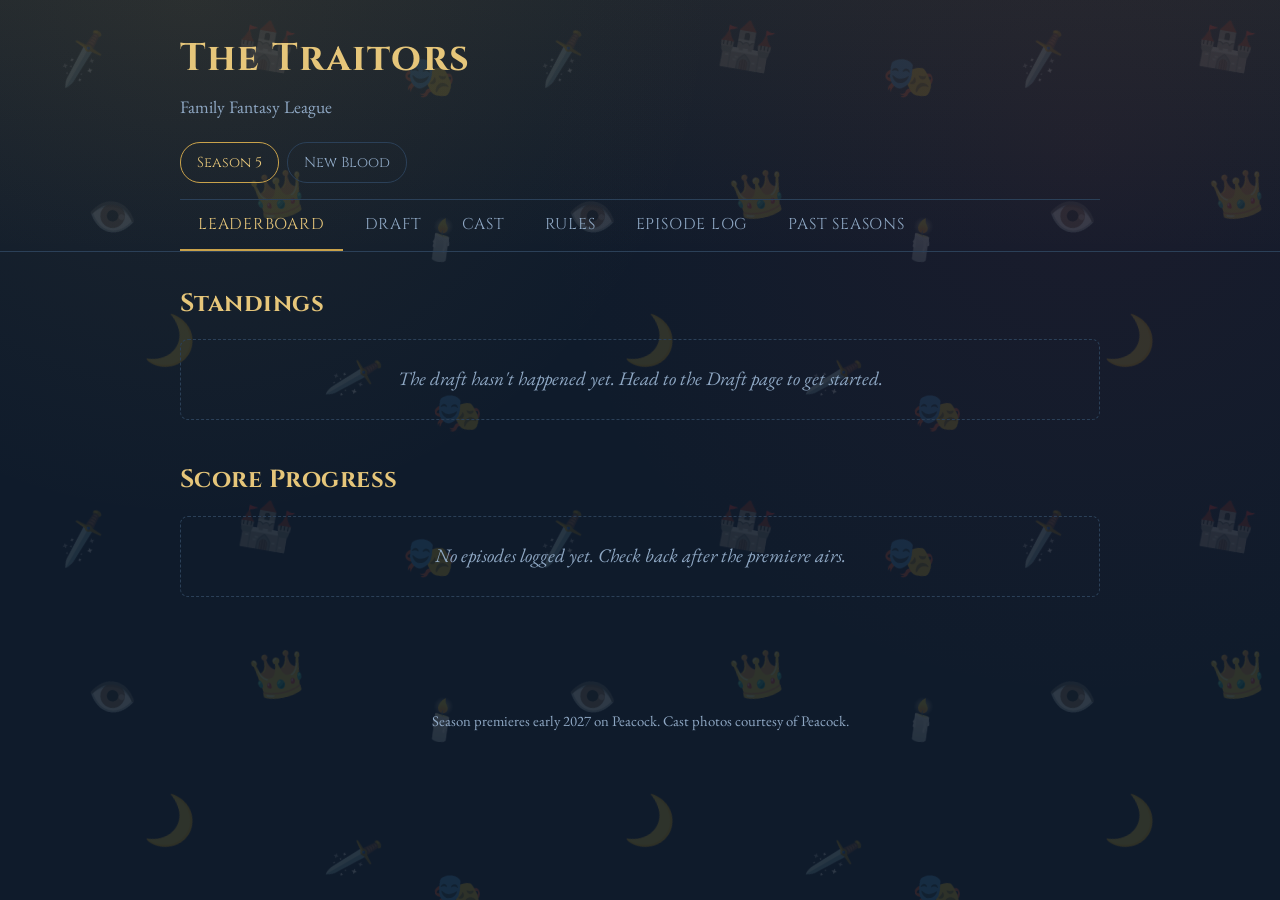
<file: index.html>
<!doctype html>
<html lang="en">
<head>
<meta charset="UTF-8">
<meta name="viewport" content="width=device-width, initial-scale=1.0">
<title>The Traitors - Fantasy League</title>
<link rel="icon" href="data:image/svg+xml,%3Csvg xmlns='http://www.w3.org/2000/svg' viewBox='0 0 100 100'%3E%3Ctext y='.9em' font-size='90'%3E%F0%9F%97%A1%EF%B8%8F%3C/text%3E%3C/svg%3E">
<script src="js/theme-boot.js"></script>
<link rel="stylesheet" href="style.css">
</head>
<body>
<header class="site-header">
  <div class="wrap">
    <h1 class="site-title">The Traitors</h1>
    <p class="site-subtitle">Family Fantasy League</p>
    <div class="season-tabs header-season-tabs" id="league-season-tabs"></div>
    <nav class="main-nav">
      <a href="index.html" class="active">Leaderboard</a>
      <a href="draft.html">Draft</a>
      <a href="cast.html">Cast</a>
      <a href="rules.html">Rules</a>
      <a href="log.html">Episode Log</a>
      <a href="season.html">Past Seasons</a>
    </nav>
  </div>
</header>

<div class="wrap">
  <section id="recap-section" hidden>
    <h2>Season Recap</h2>
    <div class="recap-card">
      <button type="button" class="recap-player" id="recap-player" aria-label="Play the season recap">
        <img id="recap-thumb" alt="">
        <span class="recap-play" aria-hidden="true"></span>
      </button>
      <div class="recap-meta">
        <span class="recap-title" id="recap-title"></span>
        <div class="recap-row"><span class="recap-sub" id="recap-sub"></span><a class="recap-yt" id="recap-yt" target="_blank" rel="noopener">Open on YouTube &#8599;</a></div>
      </div>
    </div>
  </section>

  <h2>Standings</h2>
  <div id="leaderboard" class="owner-grid"></div>

  <h2>Score Progress</h2>
  <div id="chart-area"></div>

  <div id="weekly-section">
    <h2>Weekly Points</h2>
    <div class="table-scroll">
    <table class="history-table" id="weekly-table">
      <thead><tr id="weekly-head"></tr></thead>
      <tbody></tbody>
    </table>
    </div>
  </div>
</div>

<footer class="site-footer"></footer>

<script type="module">
import {
  OWNERS, loadData, computeOwnerTotals, playerStatus, roleLabel, ELIMINATION_VERB,
  computeOwnerTotalsByEpisode, computeOwnerRosterCountsByEpisode,
} from './js/scoring.js';
import { loadLeague, applySeasonChrome, champBadge, champBadgeText, metaLines } from './js/season.js';

const round1 = n => Math.round(n * 10) / 10;

const { league, season } = await loadLeague();
applySeasonChrome(league, season);
const { players, events } = await loadData(season.id);

renderRecap();
renderStandings();
renderScoreboard();

// A finished season can carry a recap video (data/league.json "recap_video").
// The thumbnail loads first; the YouTube player only loads when someone presses play.
function renderRecap() {
  const v = season.recap_video;
  if (!v) return;
  document.getElementById('recap-section').hidden = false;
  document.getElementById('recap-thumb').src = `https://i.ytimg.com/vi/${v.youtube}/maxresdefault.jpg`;
  document.getElementById('recap-title').textContent = v.title;
  document.getElementById('recap-sub').textContent = v.runtime;
  document.getElementById('recap-yt').href = `https://www.youtube.com/watch?v=${v.youtube}`;
  const player = document.getElementById('recap-player');
  player.addEventListener('click', () => {
    const frame = document.createElement('iframe');
    frame.src = `https://www.youtube-nocookie.com/embed/${v.youtube}?autoplay=1&rel=0`;
    frame.title = v.title;
    frame.allow = 'autoplay; encrypted-media; picture-in-picture; fullscreen';
    frame.allowFullscreen = true;
    player.replaceWith(Object.assign(document.createElement('div'), { className: 'recap-player' }));
    document.querySelector('.recap-card .recap-player').appendChild(frame);
  }, { once: true });
}

function renderStandings() {
  const { playerTotals, ownerTotals, droppedPlayers } = computeOwnerTotals(players, events);
  const drafted = players.some(p => p.owner);
  const board = document.getElementById('leaderboard');

  if (!drafted) {
    board.innerHTML = '<div class="empty-state">The draft hasn\'t happened yet. Head to the Draft page to get started.</div>';
    return;
  }

  const ranked = [...OWNERS].sort((a, b) => ownerTotals[b.id] - ownerTotals[a.id]);
  const topScore = ranked.length ? ownerTotals[ranked[0].id] : 0;

  board.innerHTML = ranked.map(owner => {
    const roster = players
      .filter(p => p.owner === owner.id)
      .sort((a, b) => (playerTotals[b.id] ?? 0) - (playerTotals[a.id] ?? 0));

    const rows = roster.map(p => {
      const pts = round1(playerTotals[p.id] ?? 0);
      const status = playerStatus(p.id, events);
      const isTraitor = roleLabel(p.id, events) !== 'Faithful';
      const cls = [status.eliminated ? 'eliminated' : '', isTraitor ? 'traitor' : ''].filter(Boolean).join(' ');
      const dropped = droppedPlayers.has(p.id);
      const ptsCls = [pts < 0 ? 'negative' : '', dropped ? 'dropped' : ''].filter(Boolean).join(' ');
      const dropNote = dropped ? ' <span class="pnote">(Not counted)</span>' : '';
      const elimNote = status.eliminated
        ? (() => {
            const verb = ELIMINATION_VERB[status.type] ?? status.type;
            const capVerb = verb.charAt(0).toUpperCase() + verb.slice(1);
            return ` <span class="pnote">(${capVerb}: Ep${status.episode})</span>`;
          })()
        : '';
      return `<li${status.eliminated ? ' class="out"' : ''}>
        <img class="avatar" src="${p.photo}" alt="">
        <span class="pinfo">
          <span class="pname ${cls}">${p.name}</span>${elimNote}${dropNote}
          ${metaLines(p).map(m => `<span class="pmeta">${m}</span>`).join('')}
        </span>
        <span class="ppoints ${ptsCls}">${pts}</span>
      </li>`;
    }).join('');

    const isLeader = ownerTotals[owner.id] === topScore && topScore !== 0;

    return `
      <div class="owner-card ${isLeader ? 'leader' : ''}" style="--owner-color: ${owner.color}">
        <h3>${owner.name}${champBadge(owner.id, season)}</h3>
        <div class="owner-score">${round1(ownerTotals[owner.id])}<span class="unit">pts</span></div>
        <ul class="roster-list standings-roster">${rows || '<li><span class="pname">No players</span></li>'}</ul>
      </div>`;
  }).join('');
}

function renderScoreboard() {
  const rows = computeOwnerTotalsByEpisode(players, events);
  const rosterRows = computeOwnerRosterCountsByEpisode(players, events);
  const chartArea = document.getElementById('chart-area');

  if (rows.length < 2) {
    chartArea.innerHTML = '<div class="empty-state">No episodes logged yet. Check back after the premiere airs.</div>';
    document.getElementById('weekly-section').style.display = 'none';
    return;
  }

  renderChart(rows);
  renderWeeklyTable(rows, rosterRows);

  function renderChart(rows) {
    const W = 720, H = 340;
    const padL = 42, padR = 110, padT = 20, padB = 34;
    const plotW = W - padL - padR, plotH = H - padT - padB;

    const maxEp = rows[rows.length - 1].episode;
    const maxVal = Math.max(1, ...rows.flatMap(r => OWNERS.map(o => r.totals[o.id] ?? 0)));
    const yMax = Math.ceil(maxVal / 5) * 5 || 5;

    const x = ep => padL + (maxEp === 0 ? 0 : (ep / maxEp) * plotW);
    const y = val => padT + plotH - (val / yMax) * plotH;

    const svgNS = 'http://www.w3.org/2000/svg';
    const svg = document.createElementNS(svgNS, 'svg');
    svg.setAttribute('viewBox', `0 0 ${W} ${H}`);
    svg.classList.add('scoreboard-svg');
    svg.setAttribute('role', 'img');
    svg.setAttribute('aria-label', 'Cumulative fantasy points by owner, by episode');

    // Y gridlines (clean steps)
    const ySteps = 5;
    for (let i = 0; i <= ySteps; i++) {
      const val = (yMax / ySteps) * i;
      const gy = y(val);
      const line = document.createElementNS(svgNS, 'line');
      line.setAttribute('x1', padL); line.setAttribute('x2', W - padR);
      line.setAttribute('y1', gy); line.setAttribute('y2', gy);
      line.setAttribute('class', 'grid-line');
      svg.appendChild(line);

      const label = document.createElementNS(svgNS, 'text');
      label.setAttribute('x', padL - 8); label.setAttribute('y', gy + 4);
      label.setAttribute('class', 'axis-label'); label.setAttribute('text-anchor', 'end');
      label.textContent = String(round1(val));
      svg.appendChild(label);
    }

    // X ticks (episode numbers)
    rows.forEach(r => {
      const label = document.createElementNS(svgNS, 'text');
      label.setAttribute('x', x(r.episode)); label.setAttribute('y', H - padB + 20);
      label.setAttribute('class', 'axis-label'); label.setAttribute('text-anchor', 'middle');
      label.textContent = r.episode === 0 ? 'Start' : `Ep ${r.episode}`;
      svg.appendChild(label);
    });

    // Lines + end markers + end labels (with simple collision-nudge)
    const endYs = OWNERS.map(o => y(rows[rows.length - 1].totals[o.id] ?? 0));
    const minGap = 14;
    const nudged = endYs.slice();
    const order = OWNERS.map((_, i) => i).sort((a, b) => endYs[a] - endYs[b]);
    for (let i = 1; i < order.length; i++) {
      const prev = order[i - 1], cur = order[i];
      if (nudged[cur] - nudged[prev] < minGap) nudged[cur] = nudged[prev] + minGap;
    }

    OWNERS.forEach((owner, i) => {
      const pts = rows.map(r => `${x(r.episode)},${y(r.totals[owner.id] ?? 0)}`).join(' ');
      const poly = document.createElementNS(svgNS, 'polyline');
      poly.setAttribute('points', pts);
      poly.setAttribute('fill', 'none');
      poly.setAttribute('stroke', owner.color);
      poly.setAttribute('stroke-width', '2');
      poly.setAttribute('stroke-linejoin', 'round');
      poly.setAttribute('stroke-linecap', 'round');
      svg.appendChild(poly);

      rows.forEach(r => {
        const cx = x(r.episode), cy = y(r.totals[owner.id] ?? 0);
        const ring = document.createElementNS(svgNS, 'circle');
        ring.setAttribute('cx', cx); ring.setAttribute('cy', cy); ring.setAttribute('r', 6);
        ring.setAttribute('fill', 'var(--bg)');
        svg.appendChild(ring);
        const dot = document.createElementNS(svgNS, 'circle');
        dot.setAttribute('cx', cx); dot.setAttribute('cy', cy); dot.setAttribute('r', 4);
        dot.setAttribute('fill', owner.color);
        svg.appendChild(dot);
      });

      // End label: leader line if nudged away from its true end-y
      const trueEndY = endYs[i], labelY = nudged[i];
      const endX = x(rows[rows.length - 1].episode);
      if (Math.abs(labelY - trueEndY) > 0.5) {
        const leader = document.createElementNS(svgNS, 'line');
        leader.setAttribute('x1', endX + 6); leader.setAttribute('x2', endX + 16);
        leader.setAttribute('y1', trueEndY); leader.setAttribute('y2', labelY);
        leader.setAttribute('class', 'leader-line');
        svg.appendChild(leader);
      }
      const label = document.createElementNS(svgNS, 'text');
      label.setAttribute('x', endX + 18); label.setAttribute('y', labelY + 4);
      label.setAttribute('class', 'end-label');
      label.textContent = `${owner.name}${champBadgeText(owner.id, season)} ${round1(rows[rows.length - 1].totals[owner.id] ?? 0)}`;
      svg.appendChild(label);
    });

    // Crosshair + tooltip layer
    const crosshair = document.createElementNS(svgNS, 'line');
    crosshair.setAttribute('y1', padT); crosshair.setAttribute('y2', H - padB);
    crosshair.setAttribute('class', 'crosshair'); crosshair.setAttribute('visibility', 'hidden');
    svg.appendChild(crosshair);

    const hitLayer = document.createElementNS(svgNS, 'rect');
    hitLayer.setAttribute('x', padL); hitLayer.setAttribute('y', padT);
    hitLayer.setAttribute('width', plotW); hitLayer.setAttribute('height', plotH);
    hitLayer.setAttribute('fill', 'transparent');
    svg.appendChild(hitLayer);

    const wrap = document.createElement('div');
    wrap.className = 'scoreboard-chart card';
    wrap.appendChild(svg);

    const legend = document.createElement('div');
    legend.className = 'chart-legend';
    OWNERS.forEach(o => {
      const item = document.createElement('span');
      item.className = 'legend-item';
      const swatch = document.createElement('span');
      swatch.className = 'legend-swatch';
      swatch.style.background = o.color;
      item.appendChild(swatch);
      const label = document.createElement('span');
      label.innerHTML = o.name + champBadge(o.id, season);
      item.appendChild(label);
      legend.appendChild(item);
    });
    wrap.appendChild(legend);

    const tooltip = document.createElement('div');
    tooltip.className = 'chart-tooltip';
    tooltip.hidden = true;
    wrap.appendChild(tooltip);

    function showTooltip(clientEp) {
      const r = rows.find(r => r.episode === clientEp);
      if (!r) return;
      tooltip.innerHTML = '';
      const title = document.createElement('div');
      title.className = 'tt-title';
      title.textContent = r.episode === 0 ? 'Start' : `Episode ${r.episode}`;
      tooltip.appendChild(title);
      OWNERS.forEach(o => {
        const row = document.createElement('div');
        row.className = 'tt-row';
        const key = document.createElement('span');
        key.className = 'tt-key';
        key.style.background = o.color;
        row.appendChild(key);
        const name = document.createElement('span');
        name.className = 'tt-name';
        name.textContent = o.name + champBadgeText(o.id, season);
        row.appendChild(name);
        const val = document.createElement('span');
        val.className = 'tt-val';
        val.textContent = round1(r.totals[o.id] ?? 0);
        row.appendChild(val);
        tooltip.appendChild(row);
      });
      tooltip.hidden = false;
      const svgRect = svg.getBoundingClientRect();
      const scale = svgRect.width / W;
      const px = x(r.episode) * scale;
      tooltip.style.left = Math.min(px + 12, svgRect.width - tooltip.offsetWidth - 4) + 'px';
      tooltip.style.top = '4px';
      crosshair.setAttribute('x1', x(r.episode));
      crosshair.setAttribute('x2', x(r.episode));
      crosshair.setAttribute('visibility', 'visible');
    }

    function hideTooltip() {
      tooltip.hidden = true;
      crosshair.setAttribute('visibility', 'hidden');
    }

    function nearestEpisode(evtX) {
      const svgRect = svg.getBoundingClientRect();
      const scale = W / svgRect.width;
      const localX = (evtX - svgRect.left) * scale;
      let best = rows[0].episode, bestDist = Infinity;
      rows.forEach(r => {
        const d = Math.abs(x(r.episode) - localX);
        if (d < bestDist) { bestDist = d; best = r.episode; }
      });
      return best;
    }

    hitLayer.addEventListener('pointermove', evt => showTooltip(nearestEpisode(evt.clientX)));
    hitLayer.addEventListener('pointerleave', hideTooltip);
    hitLayer.addEventListener('pointerdown', evt => showTooltip(nearestEpisode(evt.clientX)));

    chartArea.appendChild(wrap);
  }

  function renderWeeklyTable(rows, rosterRows) {
    const head = document.getElementById('weekly-head');
    head.innerHTML = ['<th>Episode</th>', ...OWNERS.map(o => `<th>${o.name}${champBadge(o.id, season)}</th>`)].join('');

    const tbody = document.querySelector('#weekly-table tbody');
    const body = [];
    for (let i = 1; i < rows.length; i++) {
      const prev = rows[i - 1], cur = rows[i];
      const roster = rosterRows[i].counts;
      const cells = OWNERS.map(o => {
        const cume = round1(cur.totals[o.id] ?? 0);
        const gain = round1(cume - round1(prev.totals[o.id] ?? 0));
        const deltaCls = gain < 0 ? ' negative' : '';
        const sign = gain > 0 ? '+' : '';
        const n = roster[o.id] ?? 0;
        const playerWord = n === 1 ? 'player' : 'players';
        return `<td class="score"><span class="wk-pts">${cume} <span class="wk-delta${deltaCls}">(${sign}${gain})</span></span><span class="wk-roster">${n} ${playerWord}</span></td>`;
      }).join('');
      body.push(`<tr><td class="pname">Episode ${cur.episode}</td>${cells}</tr>`);
    }
    body.reverse();
    tbody.innerHTML = body.join('');
  }
}
</script>
<script src="js/iframe-resize.js"></script>
</body>
</html>
</file>
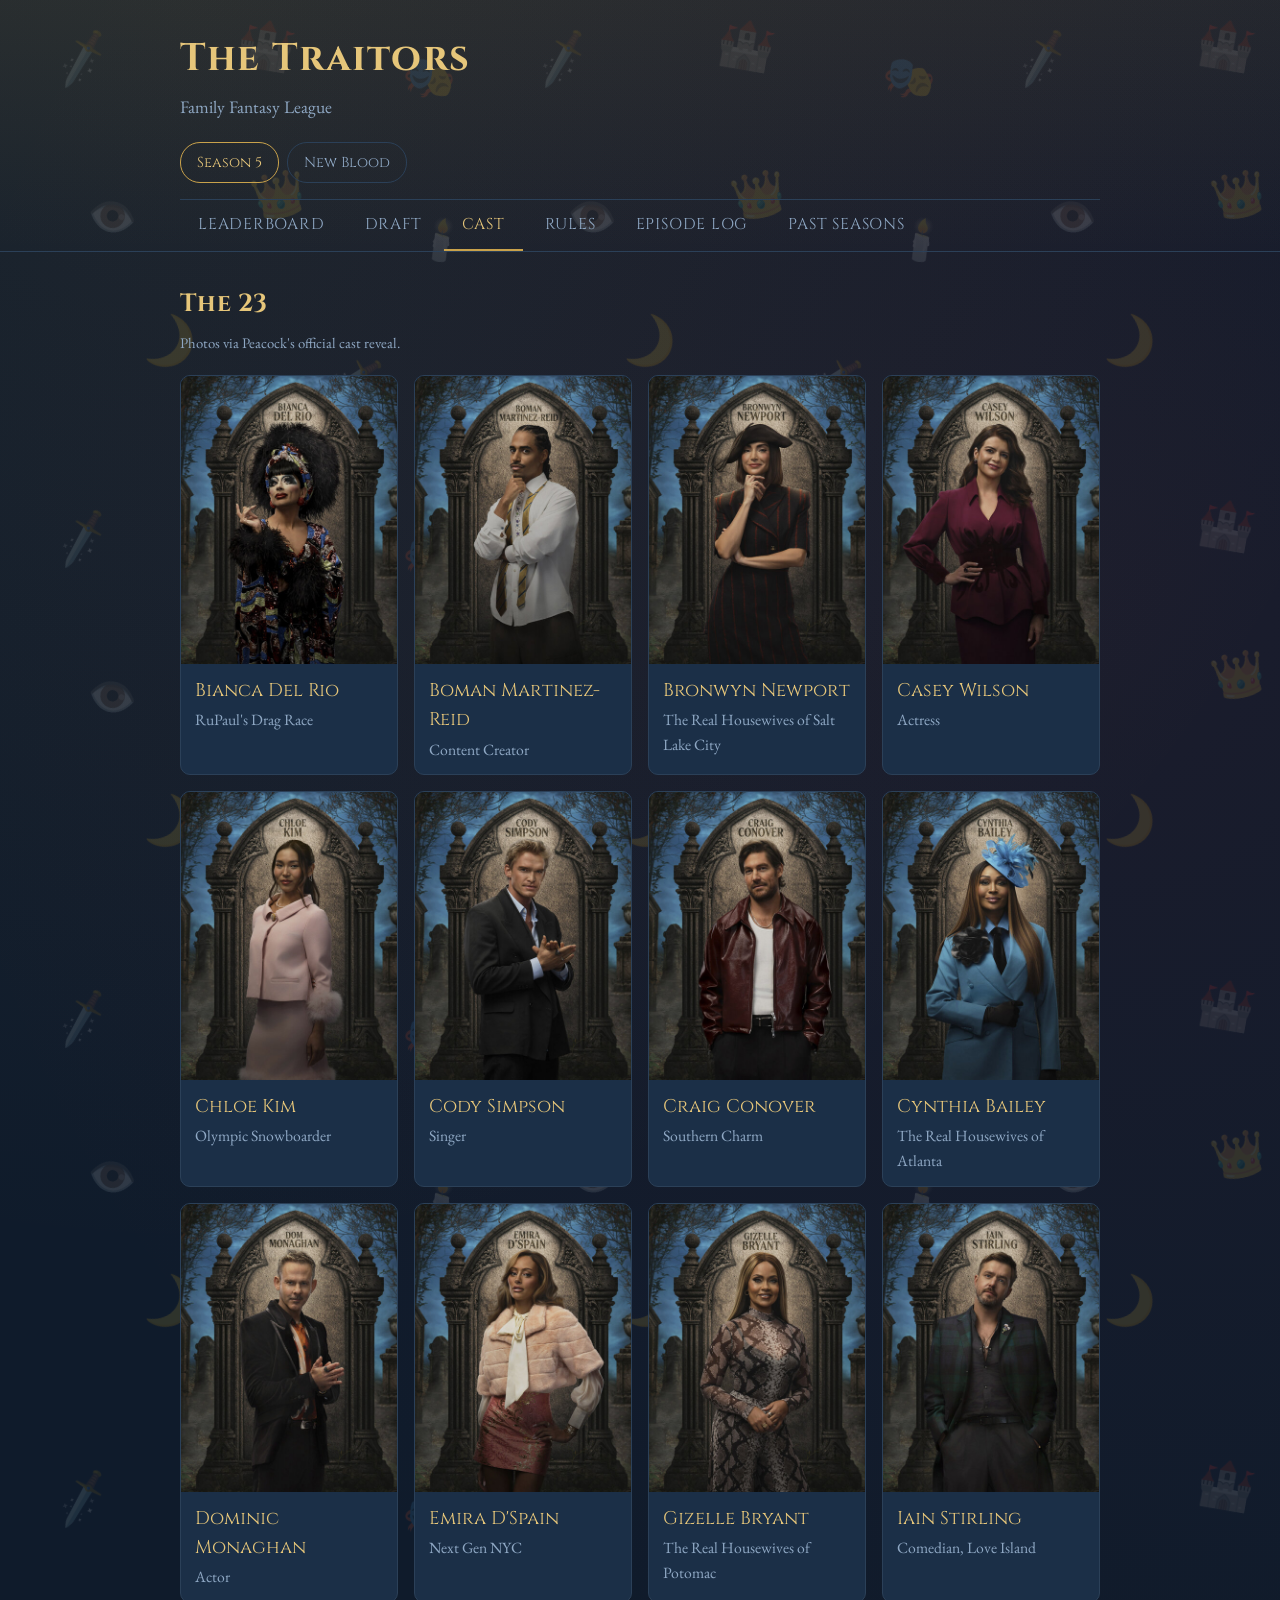
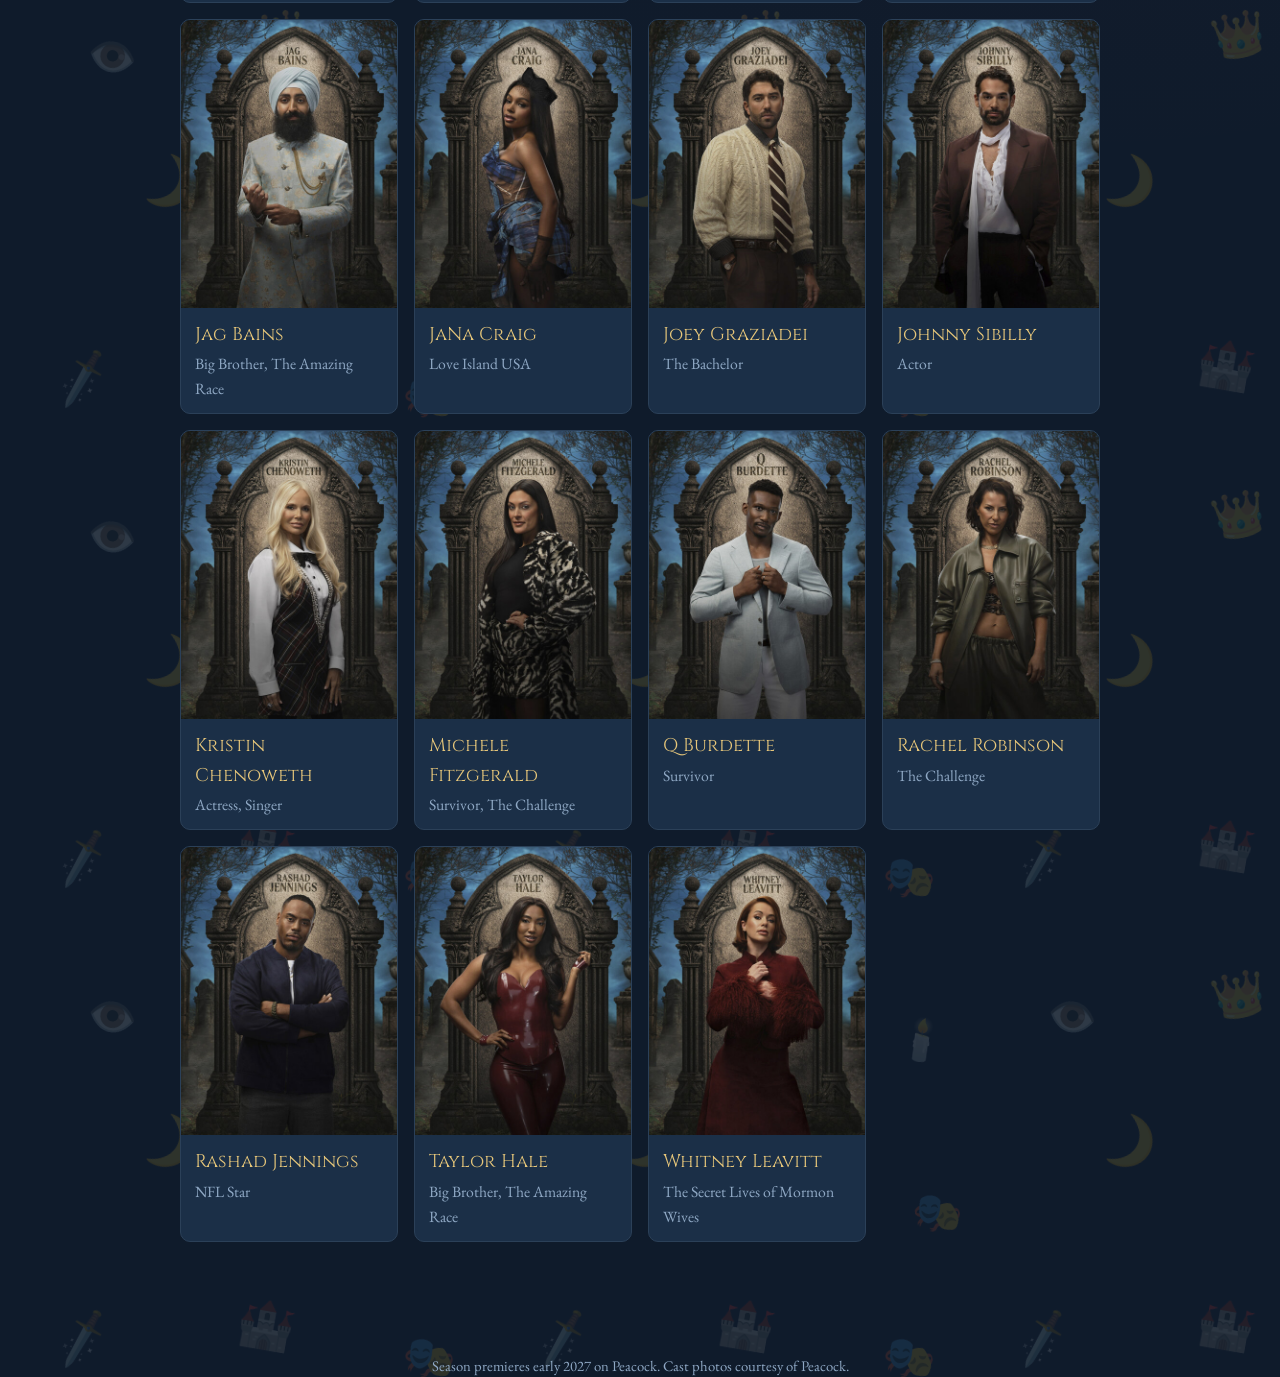
<file: cast.html>
<!doctype html>
<html lang="en">
<head>
<meta charset="UTF-8">
<meta name="viewport" content="width=device-width, initial-scale=1.0">
<title>The Traitors - Fantasy League</title>
<link rel="icon" href="data:image/svg+xml,%3Csvg xmlns='http://www.w3.org/2000/svg' viewBox='0 0 100 100'%3E%3Ctext y='.9em' font-size='90'%3E%F0%9F%97%A1%EF%B8%8F%3C/text%3E%3C/svg%3E">
<script src="js/theme-boot.js"></script>
<link rel="stylesheet" href="style.css">
</head>
<body>
<header class="site-header">
  <div class="wrap">
    <h1 class="site-title">The Traitors</h1>
    <p class="site-subtitle">Family Fantasy League</p>
    <div class="season-tabs header-season-tabs" id="league-season-tabs"></div>
    <nav class="main-nav">
      <a href="index.html">Leaderboard</a>
      <a href="draft.html">Draft</a>
      <a href="cast.html" class="active">Cast</a>
      <a href="rules.html">Rules</a>
      <a href="log.html">Episode Log</a>
      <a href="season.html">Past Seasons</a>
    </nav>
  </div>
</header>

<div class="wrap">
  <h2 id="cast-title">The Cast</h2>
  <p class="photo-credit" id="photo-credit"></p>
  <div id="cast-grid" class="cast-grid"></div>
</div>

<footer class="site-footer"></footer>

<script type="module">
import { ownerName } from './js/scoring.js';
import { loadLeague, applySeasonChrome, champBadge, metaLines } from './js/season.js';

const { league, season } = await loadLeague();
applySeasonChrome(league, season);
document.getElementById('photo-credit').textContent = season.photo_credit;

const players = await fetch(`data/seasons/${season.id}/players.json`).then(r => r.json()).then(list =>
  [...list].sort((a, b) => a.name.localeCompare(b.name))
);

document.getElementById('cast-title').textContent = `The ${players.length}`;

document.getElementById('cast-grid').innerHTML = players.map(p => `
  <div class="cast-card">
    <div class="photo-wrap"><img src="${p.photo}" alt="${p.name}" loading="lazy"></div>
    <div class="cast-info">
      <p class="cast-name">${p.name}</p>
      ${metaLines(p).map(m => `<p class="cast-meta">${m}</p>`).join('')}
      ${p.owner ? `<p class="cast-meta">Drafted by ${ownerName(p.owner)}${champBadge(p.owner, season)}</p>` : ''}
    </div>
  </div>
`).join('');
</script>
<script src="js/iframe-resize.js"></script>
</body>
</html>
</file>
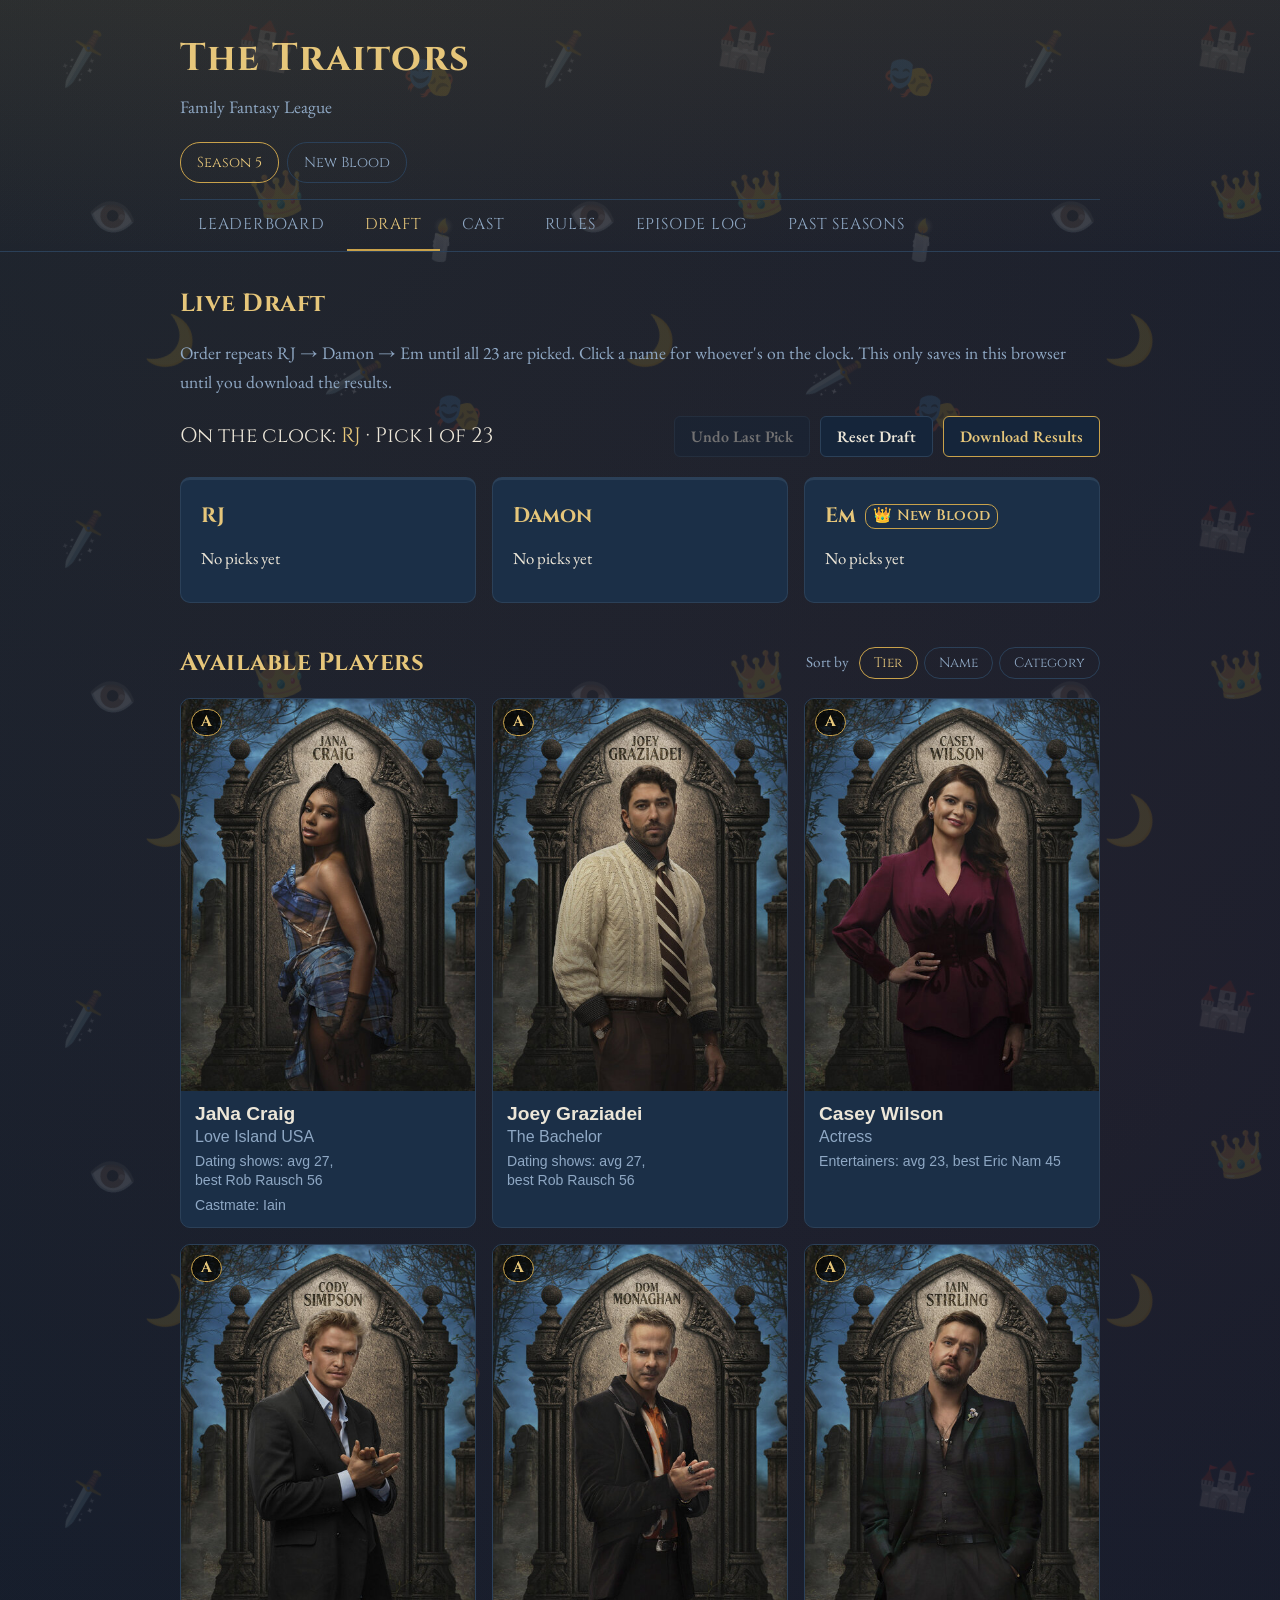
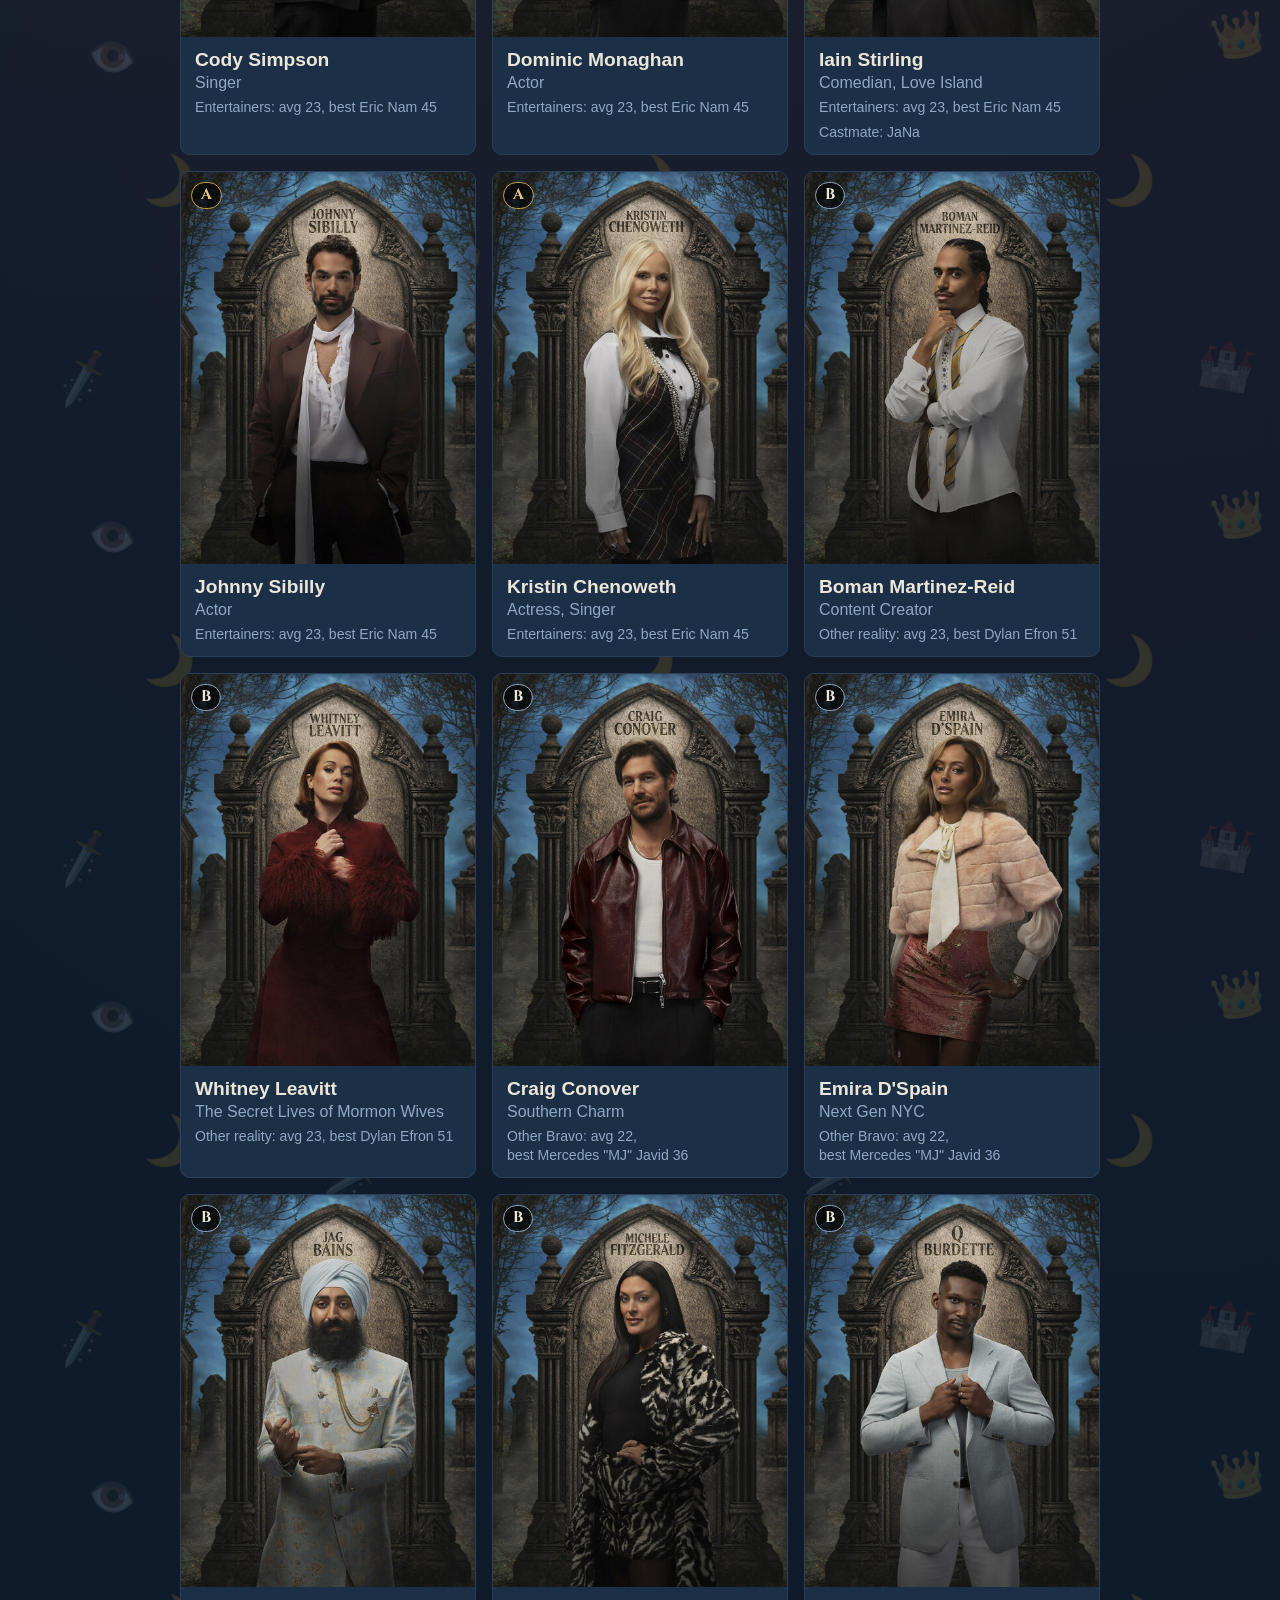
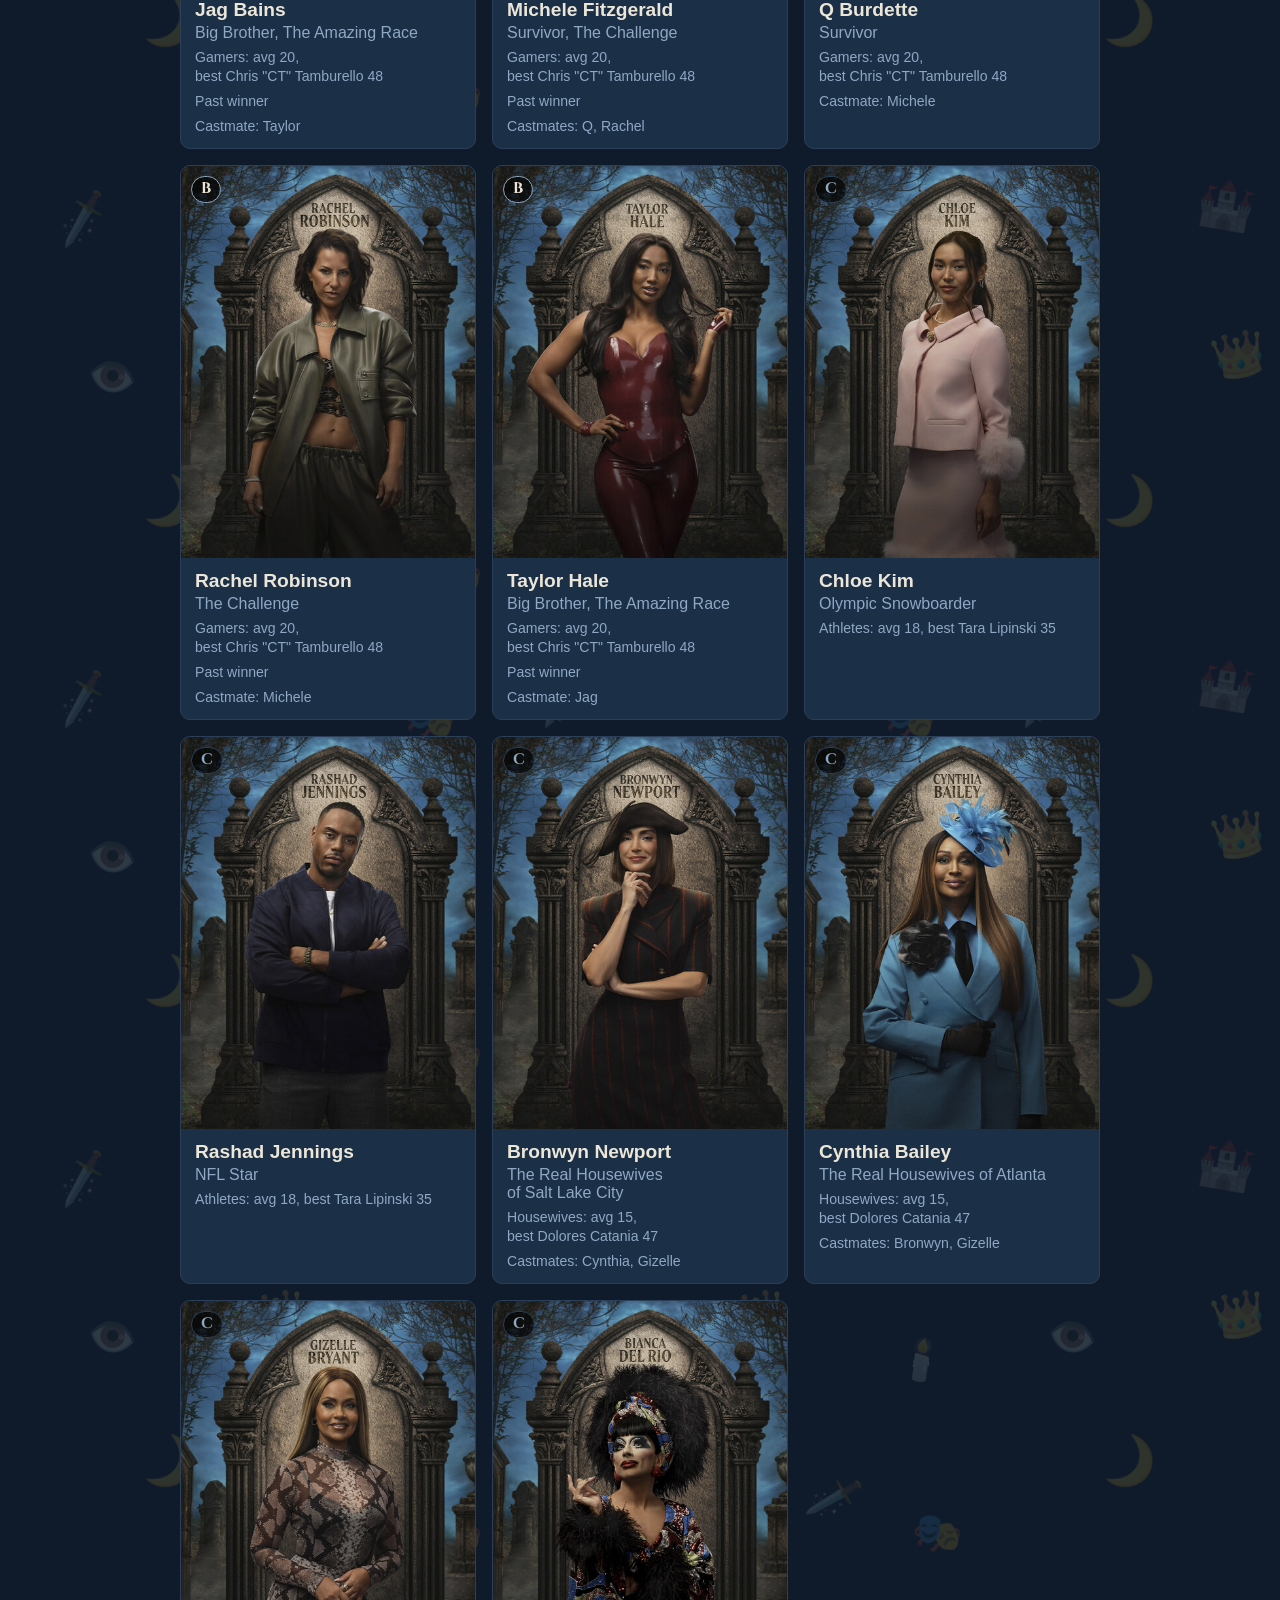
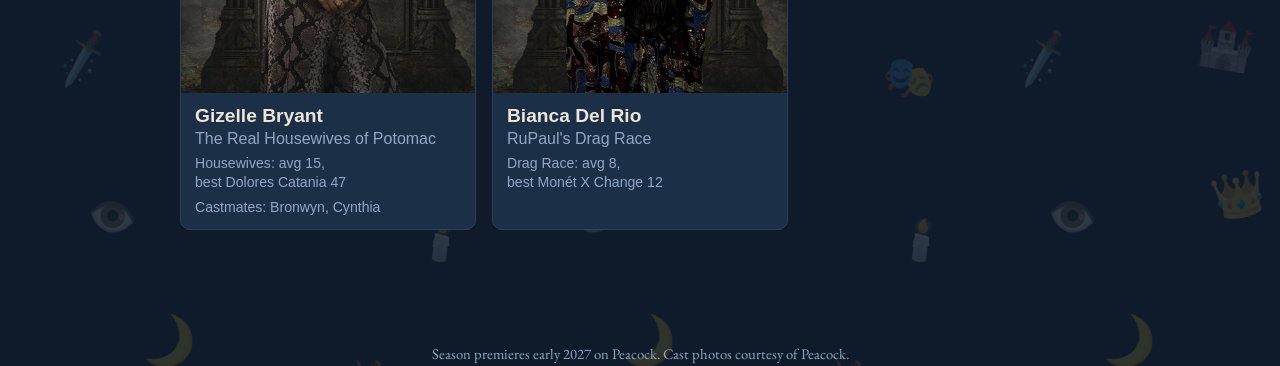
<file: draft.html>
<!doctype html>
<html lang="en">
<head>
<meta charset="UTF-8">
<meta name="viewport" content="width=device-width, initial-scale=1.0">
<title>The Traitors - Fantasy League</title>
<link rel="icon" href="data:image/svg+xml,%3Csvg xmlns='http://www.w3.org/2000/svg' viewBox='0 0 100 100'%3E%3Ctext y='.9em' font-size='90'%3E%F0%9F%97%A1%EF%B8%8F%3C/text%3E%3C/svg%3E">
<script src="js/theme-boot.js"></script>
<link rel="stylesheet" href="style.css">
</head>
<body>
<header class="site-header">
  <div class="wrap">
    <h1 class="site-title">The Traitors</h1>
    <p class="site-subtitle">Family Fantasy League</p>
    <div class="season-tabs header-season-tabs" id="league-season-tabs"></div>
    <nav class="main-nav">
      <a href="index.html">Leaderboard</a>
      <a href="draft.html" class="active">Draft</a>
      <a href="cast.html">Cast</a>
      <a href="rules.html">Rules</a>
      <a href="log.html">Episode Log</a>
      <a href="season.html">Past Seasons</a>
    </nav>
  </div>
</header>

<div class="wrap" id="draft-complete-view" hidden>
  <h2>Draft Results</h2>
  <p class="site-subtitle" style="margin-bottom: 20px;">All <span class="cast-count"></span> castmates, drafted live. Order repeated <span class="order-text"></span> for all <span class="cast-count"></span> picks.</p>
  <div class="draft-board" id="summary-board"></div>
</div>

<div class="wrap" id="draft-live-view" hidden>
  <h2>Live Draft</h2>
  <p class="site-subtitle" style="margin-bottom: 20px;">Order repeats <span class="order-text"></span> until all <span class="cast-count"></span> are picked. Click a name for whoever's on the clock. This only saves in this browser until you download the results.</p>

  <div class="draft-status">
    <div class="on-the-clock" id="on-the-clock"></div>
    <div class="actions-row" style="margin: 0;">
      <button class="btn" id="undo-btn">Undo Last Pick</button>
      <button class="btn" id="reset-btn">Reset Draft</button>
      <button class="btn primary" id="download-btn">Download Results</button>
    </div>
  </div>

  <div class="draft-board" id="draft-board"></div>

  <div class="pool-head">
    <h2>Available Players</h2>
    <div class="sort-control" id="sort-control" role="group" aria-label="Sort players" hidden>
      <span class="sort-label">Sort by</span>
      <button type="button" class="sort-btn" data-sort="tier">Tier</button>
      <button type="button" class="sort-btn" data-sort="name">Name</button>
      <button type="button" class="sort-btn" data-sort="category">Category</button>
    </div>
  </div>
  <div class="pool-grid" id="pool"></div>
</div>

<footer class="site-footer"></footer>

<script type="module">
import { OWNERS, ownerName } from './js/scoring.js';
import { loadLeague, applySeasonChrome, champBadge, metaLines } from './js/season.js';

const { league, season } = await loadLeague();
applySeasonChrome(league, season);
const DRAFT_ORDER = season.draft_order;
const DRAFT_OWNERS = DRAFT_ORDER.map(id => OWNERS.find(o => o.id === id));
const players = await fetch(`data/seasons/${season.id}/players.json`).then(r => r.json());
// Plain facts under the tier line: a past strategy-game win, castmates from the same show
const scoutFacts = sc => !sc ? [] : [
  ...(sc.past_winner ? ['Past winner'] : []),
  ...(sc.castmates?.length ? [`${sc.castmates.length > 1 ? 'Castmates' : 'Castmate'}: ${sc.castmates.join(', ')}`] : []),
];
// For-fun A/B/C scouting tiers (analysis/scouting.mjs); only seasons that have them.
const scouting = season.scouting
  ? await fetch(`data/seasons/${season.id}/scouting.json`).then(r => r.json())
  : {};
document.querySelectorAll('.cast-count').forEach(el => { el.textContent = players.length; });
document.querySelectorAll('.order-text').forEach(el => {
  el.innerHTML = DRAFT_ORDER.map(ownerName).join(' &rarr; ');
});
const draftComplete = players.length > 0 && players.every(p => p.owner);

if (draftComplete) {
  document.getElementById('draft-complete-view').hidden = false;

  document.getElementById('summary-board').innerHTML = DRAFT_OWNERS.map(owner => {
    const picks = players
      .filter(p => p.owner === owner.id)
      .sort((a, b) => a.pick - b.pick);
    const rows = picks.map(p => `
      <div class="summary-pick">
        <img class="thumb" src="${p.photo}" alt="">
        <span class="info">
          <span class="pname">${p.name}</span>
          <span class="pmeta">${metaLines(p)[0]}</span>
        </span>
        <span class="pickno">#${p.pick}</span>
      </div>
    `).join('');
    return `<div class="owner-card">
      <h3>${owner.name}${champBadge(owner.id, season)}</h3>
      ${rows}
    </div>`;
  }).join('');
} else {
  document.getElementById('draft-live-view').hidden = false;

  // New Blood (id 5) kept its original key so an in-progress draft there was never lost.
  const STORAGE_KEY = season.id === 5
    ? 'traitors-new-blood-draft-history-v1'
    : `traitors-fantasy-draft-history-s${season.id}`;

  function loadHistory() {
    try {
      const raw = localStorage.getItem(STORAGE_KEY);
      return raw ? JSON.parse(raw) : [];
    } catch {
      return [];
    }
  }

  function saveHistory(history) {
    try { localStorage.setItem(STORAGE_KEY, JSON.stringify(history)); } catch {}
  }

  let history = loadHistory();

  function assignmentsFromHistory(h) {
    const map = new Map();
    h.forEach((playerId, i) => {
      map.set(playerId, { owner: DRAFT_ORDER[i % DRAFT_ORDER.length], pick: i + 1 });
    });
    return map;
  }

  // Pool sort: Tier (A to C, then stronger category, then name), Name, or Category (A to Z).
  // Only seasons with scouting tiers get the control; the choice is remembered per browser.
  const SORT_KEY = 'traitors-fantasy-pool-sort';
  const hasScouting = Object.keys(scouting).length > 0;
  let sortBy = 'name';
  if (hasScouting) {
    try { sortBy = localStorage.getItem(SORT_KEY) || 'tier'; } catch { sortBy = 'tier'; }
    document.getElementById('sort-control').hidden = false;
  }
  const byName = (a, b) => a.name.localeCompare(b.name);
  function poolSort(a, b) {
    const sa = scouting[a.id], sb = scouting[b.id];
    if (sortBy === 'tier' && sa && sb) {
      return sa.tier.localeCompare(sb.tier) || sb.avg - sa.avg || sa.category.localeCompare(sb.category) || byName(a, b);
    }
    if (sortBy === 'category' && sa && sb) {
      return sa.category.localeCompare(sb.category) || byName(a, b);
    }
    return byName(a, b);
  }
  document.querySelectorAll('.sort-btn').forEach(btn => {
    btn.addEventListener('click', () => {
      sortBy = btn.dataset.sort;
      try { localStorage.setItem(SORT_KEY, sortBy); } catch {}
      render();
    });
  });

  function render() {
    document.querySelectorAll('.sort-btn').forEach(btn => {
      const on = btn.dataset.sort === sortBy;
      btn.classList.toggle('active', on);
      btn.setAttribute('aria-pressed', on);
    });
    const assignments = assignmentsFromHistory(history);
    const clockEl = document.getElementById('on-the-clock');
    const boardEl = document.getElementById('draft-board');
    const poolEl = document.getElementById('pool');
    const undoBtn = document.getElementById('undo-btn');

    undoBtn.disabled = history.length === 0;

    if (history.length >= players.length) {
      clockEl.innerHTML = `<span class="owner-name">Draft complete.</span> Download the results below.`;
    } else {
      const turnOwner = ownerName(DRAFT_ORDER[history.length % DRAFT_ORDER.length]);
      clockEl.innerHTML = `On the clock: <span class="owner-name">${turnOwner}</span> &middot; Pick ${history.length + 1} of ${players.length}`;
    }

    boardEl.innerHTML = DRAFT_OWNERS.map(owner => {
      const picks = history
        .map((playerId, i) => ({ playerId, owner: DRAFT_ORDER[i % DRAFT_ORDER.length], pick: i + 1 }))
        .filter(a => a.owner === owner.id);
      const rows = picks.map(a => {
        const p = players.find(pl => pl.id === a.playerId);
        return `<li><span class="pwho"><img class="avatar" src="${p.photo}" alt=""><span class="pname">${p.name}</span></span><span class="ppoints">#${a.pick}</span></li>`;
      }).join('');
      return `<div class="owner-card">
        <h3>${owner.name}${champBadge(owner.id, season)}</h3>
        <ul class="roster-list">${rows || '<li><span class="pname">No picks yet</span></li>'}</ul>
      </div>`;
    }).join('');

    const undrafted = players
      .filter(p => !assignments.has(p.id))
      .sort(poolSort);

    if (!undrafted.length) {
      poolEl.innerHTML = `<div class="empty-state">All ${players.length} players are drafted.</div>`;
    } else {
      poolEl.innerHTML = undrafted.map(p => `
        <button class="pool-card" data-id="${p.id}">
          <span class="photo-wrap"><img src="${p.photo}" alt="">${scouting[p.id] ? `<span class="tier-pill tier-${scouting[p.id].tier}">${scouting[p.id].tier}</span>` : ''}</span>
          <span class="pinfo">
            <span class="pname">${p.name}</span>
            ${metaLines(p).map(m => `<span class="pmeta">${m}</span>`).join('')}
            ${scouting[p.id] ? `<span class="pscout"><span class="nowrap">${scouting[p.id].category}: avg ${scouting[p.id].avg},</span> <span class="nowrap">best ${scouting[p.id].best.name} ${scouting[p.id].best.score}</span></span>` : ''}
            ${scoutFacts(scouting[p.id]).map(f => `<span class="pscout">${f}</span>`).join('')}
          </span>
        </button>
      `).join('');
      poolEl.querySelectorAll('.pool-card').forEach(btn => {
        btn.addEventListener('click', () => {
          if (history.length >= players.length) return;
          history.push(btn.dataset.id);
          saveHistory(history);
          render();
        });
      });
    }
  }

  document.getElementById('undo-btn').addEventListener('click', () => {
    history.pop();
    saveHistory(history);
    render();
  });

  document.getElementById('reset-btn').addEventListener('click', () => {
    if (!confirm('Reset the whole draft? This clears every pick in this browser.')) return;
    history = [];
    saveHistory(history);
    render();
  });

  document.getElementById('download-btn').addEventListener('click', () => {
    const assignments = assignmentsFromHistory(history);
    const output = players.map(p => {
      const a = assignments.get(p.id);
      return { ...p, owner: a ? a.owner : null, pick: a ? a.pick : null };
    });
    const blob = new Blob([JSON.stringify(output, null, 2)], { type: 'application/json' });
    const url = URL.createObjectURL(blob);
    const a = document.createElement('a');
    a.href = url;
    a.download = 'players.json';
    a.click();
    URL.revokeObjectURL(url);
  });

  render();
}
</script>
<script src="js/iframe-resize.js"></script>
</body>
</html>
</file>
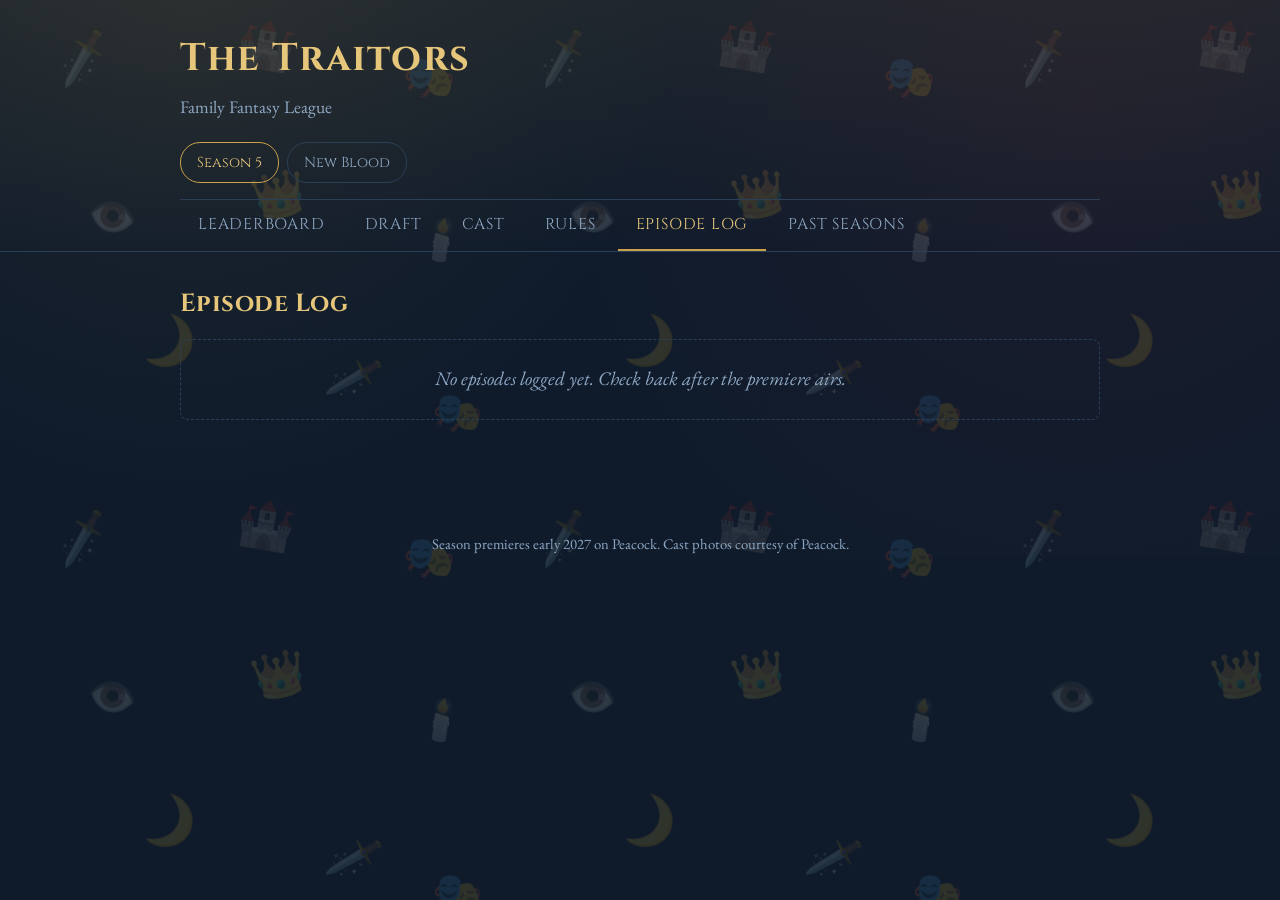
<file: log.html>
<!doctype html>
<html lang="en">
<head>
<meta charset="UTF-8">
<meta name="viewport" content="width=device-width, initial-scale=1.0">
<title>The Traitors - Fantasy League</title>
<link rel="icon" href="data:image/svg+xml,%3Csvg xmlns='http://www.w3.org/2000/svg' viewBox='0 0 100 100'%3E%3Ctext y='.9em' font-size='90'%3E%F0%9F%97%A1%EF%B8%8F%3C/text%3E%3C/svg%3E">
<script src="js/theme-boot.js"></script>
<link rel="stylesheet" href="style.css">
</head>
<body>
<header class="site-header">
  <div class="wrap">
    <h1 class="site-title">The Traitors</h1>
    <p class="site-subtitle">Family Fantasy League</p>
    <div class="season-tabs header-season-tabs" id="league-season-tabs"></div>
    <nav class="main-nav">
      <a href="index.html">Leaderboard</a>
      <a href="draft.html">Draft</a>
      <a href="cast.html">Cast</a>
      <a href="rules.html">Rules</a>
      <a href="log.html" class="active">Episode Log</a>
      <a href="season.html">Past Seasons</a>
    </nav>
  </div>
</header>

<div class="wrap">
  <h2>Episode Log</h2>
  <div id="log" class="log-list"></div>
</div>

<footer class="site-footer"></footer>

<script type="module">
import { loadData, EVENT_TYPES, ownerName, deriveTeamCredits, pointsFor } from './js/scoring.js';
import { loadLeague, applySeasonChrome, champBadge } from './js/season.js';

const { league, season } = await loadLeague();
applySeasonChrome(league, season);
const { players, events } = await loadData(season.id);
const allEvents = events.concat(deriveTeamCredits(players, events));
const playersById = Object.fromEntries(players.map(p => [p.id, p]));
const log = document.getElementById('log');

if (!allEvents.length) {
  log.innerHTML = '<div class="empty-state">No episodes logged yet. Check back after the premiere airs.</div>';
} else {
  const byEpisode = {};
  allEvents.forEach(e => {
    (byEpisode[e.episode] ??= []).push(e);
  });

  const episodes = Object.keys(byEpisode).map(Number).sort((a, b) => b - a);

  log.innerHTML = episodes.map(ep => {
    const rows = byEpisode[ep].map(e => {
      const def = EVENT_TYPES[e.type];
      const player = playersById[e.player];
      const pts = Math.round(pointsFor(e, allEvents) * 10) / 10;
      const sign = pts > 0 ? '+' : '';
      const ptsCls = pts < 0 ? 'negative' : '';
      const note = e.note ? ` - ${e.note}` : '';
      return `<div class="log-row">
        <span class="lp">${player?.name ?? e.player}<span class="le"> (${ownerName(player?.owner)}${champBadge(player?.owner, season)}) - ${def?.label ?? e.type}${note}</span></span>
        <span class="lpts ${ptsCls}">${sign}${pts}</span>
      </div>`;
    }).join('');
    return `<h3 class="log-episode">Episode ${ep}</h3>${rows}`;
  }).join('');
}
</script>
<script src="js/iframe-resize.js"></script>
</body>
</html>
</file>
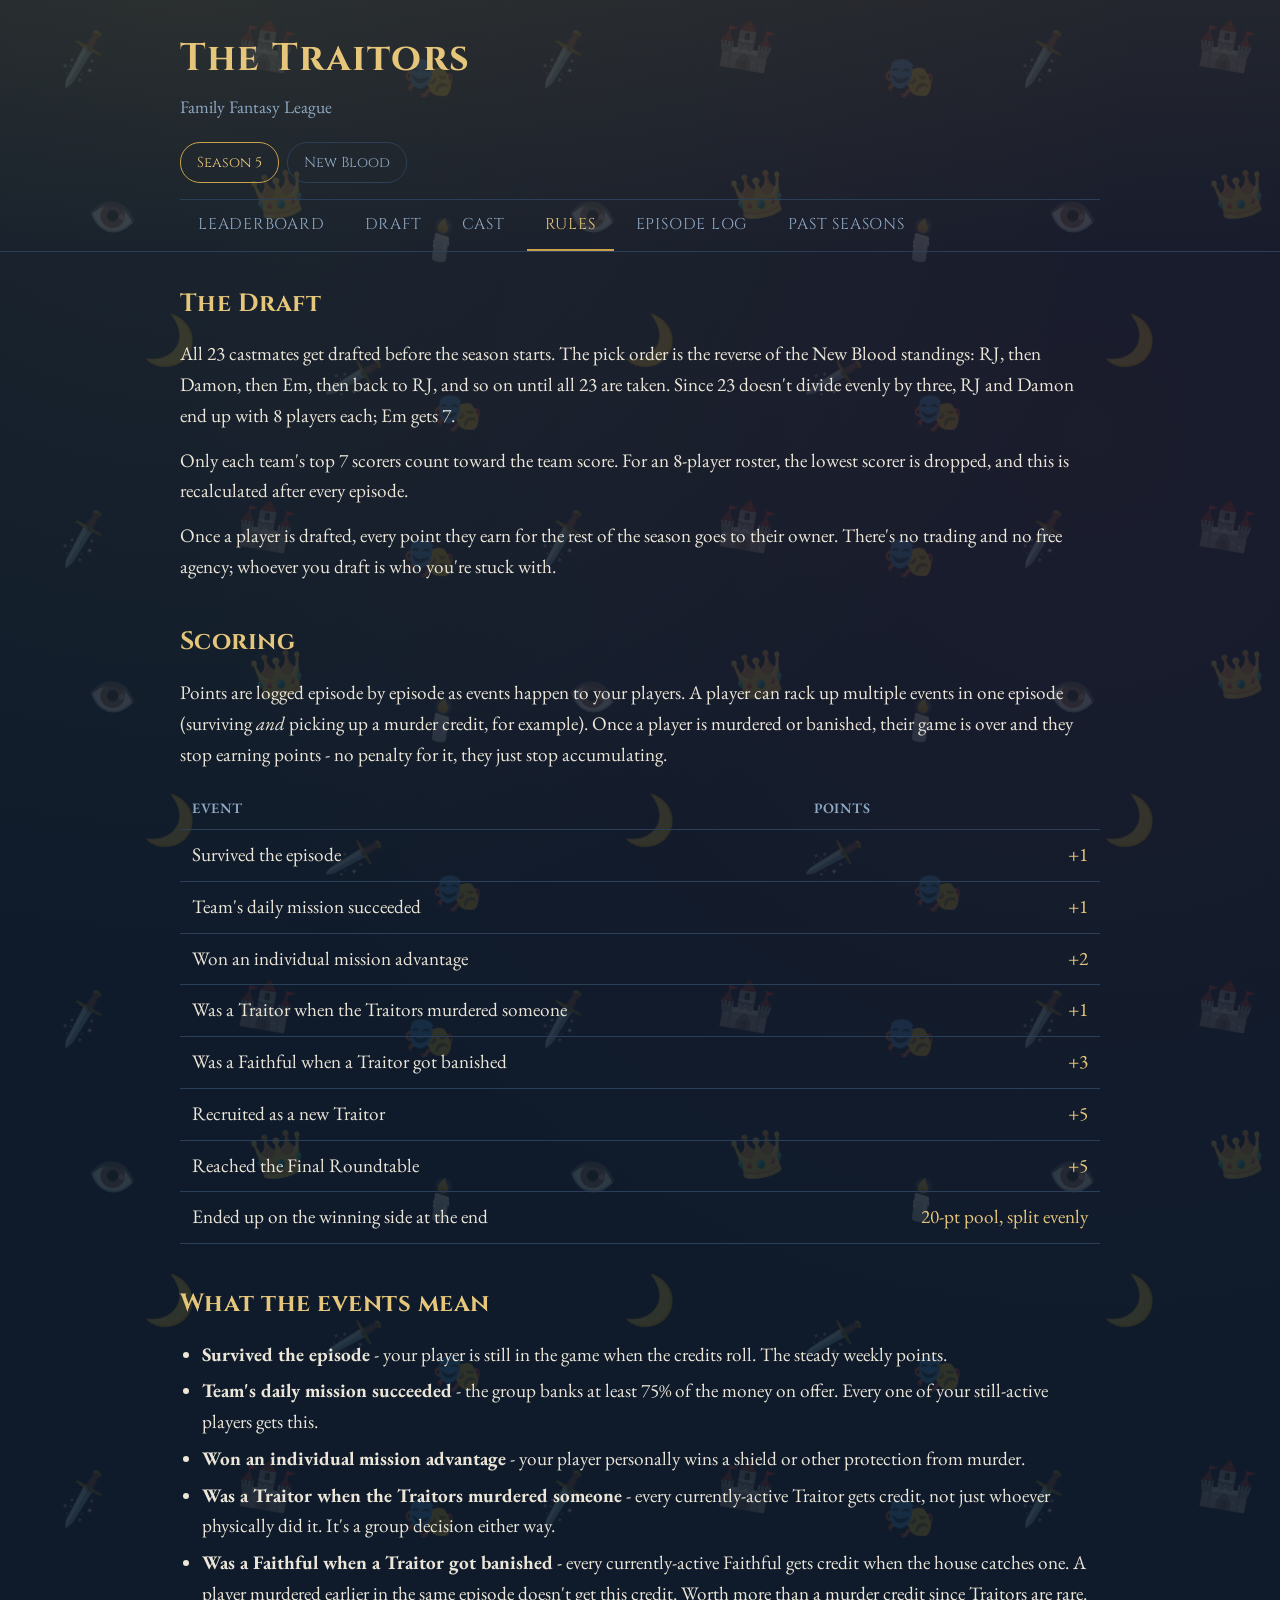
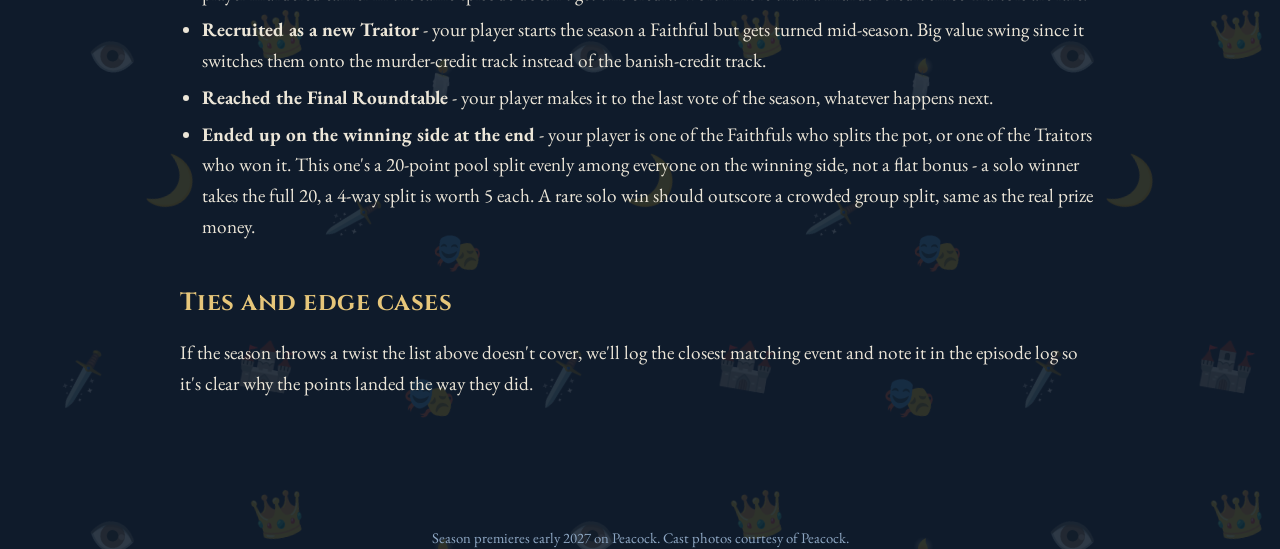
<file: rules.html>
<!doctype html>
<html lang="en">
<head>
<meta charset="UTF-8">
<meta name="viewport" content="width=device-width, initial-scale=1.0">
<title>The Traitors - Fantasy League</title>
<link rel="icon" href="data:image/svg+xml,%3Csvg xmlns='http://www.w3.org/2000/svg' viewBox='0 0 100 100'%3E%3Ctext y='.9em' font-size='90'%3E%F0%9F%97%A1%EF%B8%8F%3C/text%3E%3C/svg%3E">
<script src="js/theme-boot.js"></script>
<link rel="stylesheet" href="style.css">
</head>
<body>
<header class="site-header">
  <div class="wrap">
    <h1 class="site-title">The Traitors</h1>
    <p class="site-subtitle">Family Fantasy League</p>
    <div class="season-tabs header-season-tabs" id="league-season-tabs"></div>
    <nav class="main-nav">
      <a href="index.html">Leaderboard</a>
      <a href="draft.html">Draft</a>
      <a href="cast.html">Cast</a>
      <a href="rules.html" class="active">Rules</a>
      <a href="log.html">Episode Log</a>
      <a href="season.html">Past Seasons</a>
    </nav>
  </div>
</header>

<div class="wrap prose">
  <h2>The Draft</h2>
  <div id="draft-rules"></div>
  <p>Once a player is drafted, every point they earn for the rest of the season goes to their owner. There's no trading and no free agency; whoever you draft is who you're stuck with.</p>

  <h2>Scoring</h2>
  <p>Points are logged episode by episode as events happen to your players. A player can rack up multiple events in one episode (surviving <em>and</em> picking up a murder credit, for example). Once a player is murdered or banished, their game is over and they stop earning points - no penalty for it, they just stop accumulating.</p>
  <table class="rules-table" id="rules-table">
    <thead><tr><th>Event</th><th>Points</th></tr></thead>
    <tbody></tbody>
  </table>

  <h2>What the events mean</h2>
  <ul>
    <li><strong>Survived the episode</strong> - your player is still in the game when the credits roll. The steady weekly points.</li>
    <li><strong>Team's daily mission succeeded</strong> - the group banks at least 75% of the money on offer. Every one of your still-active players gets this.</li>
    <li><strong>Won an individual mission advantage</strong> - your player personally wins a shield or other protection from murder.</li>
    <li><strong>Was a Traitor when the Traitors murdered someone</strong> - every currently-active Traitor gets credit, not just whoever physically did it. It's a group decision either way.</li>
    <li><strong>Was a Faithful when a Traitor got banished</strong> - every currently-active Faithful gets credit when the house catches one. A player murdered earlier in the same episode doesn't get this credit. Worth more than a murder credit since Traitors are rare.</li>
    <li><strong>Recruited as a new Traitor</strong> - your player starts the season a Faithful but gets turned mid-season. Big value swing since it switches them onto the murder-credit track instead of the banish-credit track.</li>
    <li><strong>Reached the Final Roundtable</strong> - your player makes it to the last vote of the season, whatever happens next.</li>
    <li><strong>Ended up on the winning side at the end</strong> - your player is one of the Faithfuls who splits the pot, or one of the Traitors who won it. This one's a 20-point pool split evenly among everyone on the winning side, not a flat bonus - a solo winner takes the full 20, a 4-way split is worth 5 each. A rare solo win should outscore a crowded group split, same as the real prize money.</li>
  </ul>

  <h2>Ties and edge cases</h2>
  <p>If the season throws a twist the list above doesn't cover, we'll log the closest matching event and note it in the episode log so it's clear why the points landed the way they did.</p>
</div>

<footer class="site-footer"></footer>

<script type="module">
import { EVENT_TYPES, WINNER_POOL } from './js/scoring.js';
import { loadLeague, applySeasonChrome } from './js/season.js';

const { league, season } = await loadLeague();
applySeasonChrome(league, season);
document.getElementById('draft-rules').innerHTML = season.draft_rules.map(t => `<p>${t}</p>`).join('');

const tbody = document.querySelector('#rules-table tbody');
tbody.innerHTML = Object.values(EVENT_TYPES).filter(def => def.points !== 0).map(def => {
  if (def.points === null) {
    return `<tr><td>${def.label}</td><td class="points">${WINNER_POOL}-pt pool, split evenly</td></tr>`;
  }
  const cls = def.points < 0 ? 'negative' : '';
  const sign = def.points > 0 ? '+' : '';
  return `<tr><td>${def.label}</td><td class="points ${cls}">${sign}${def.points}</td></tr>`;
}).join('');
</script>
<script src="js/iframe-resize.js"></script>
</body>
</html>
</file>
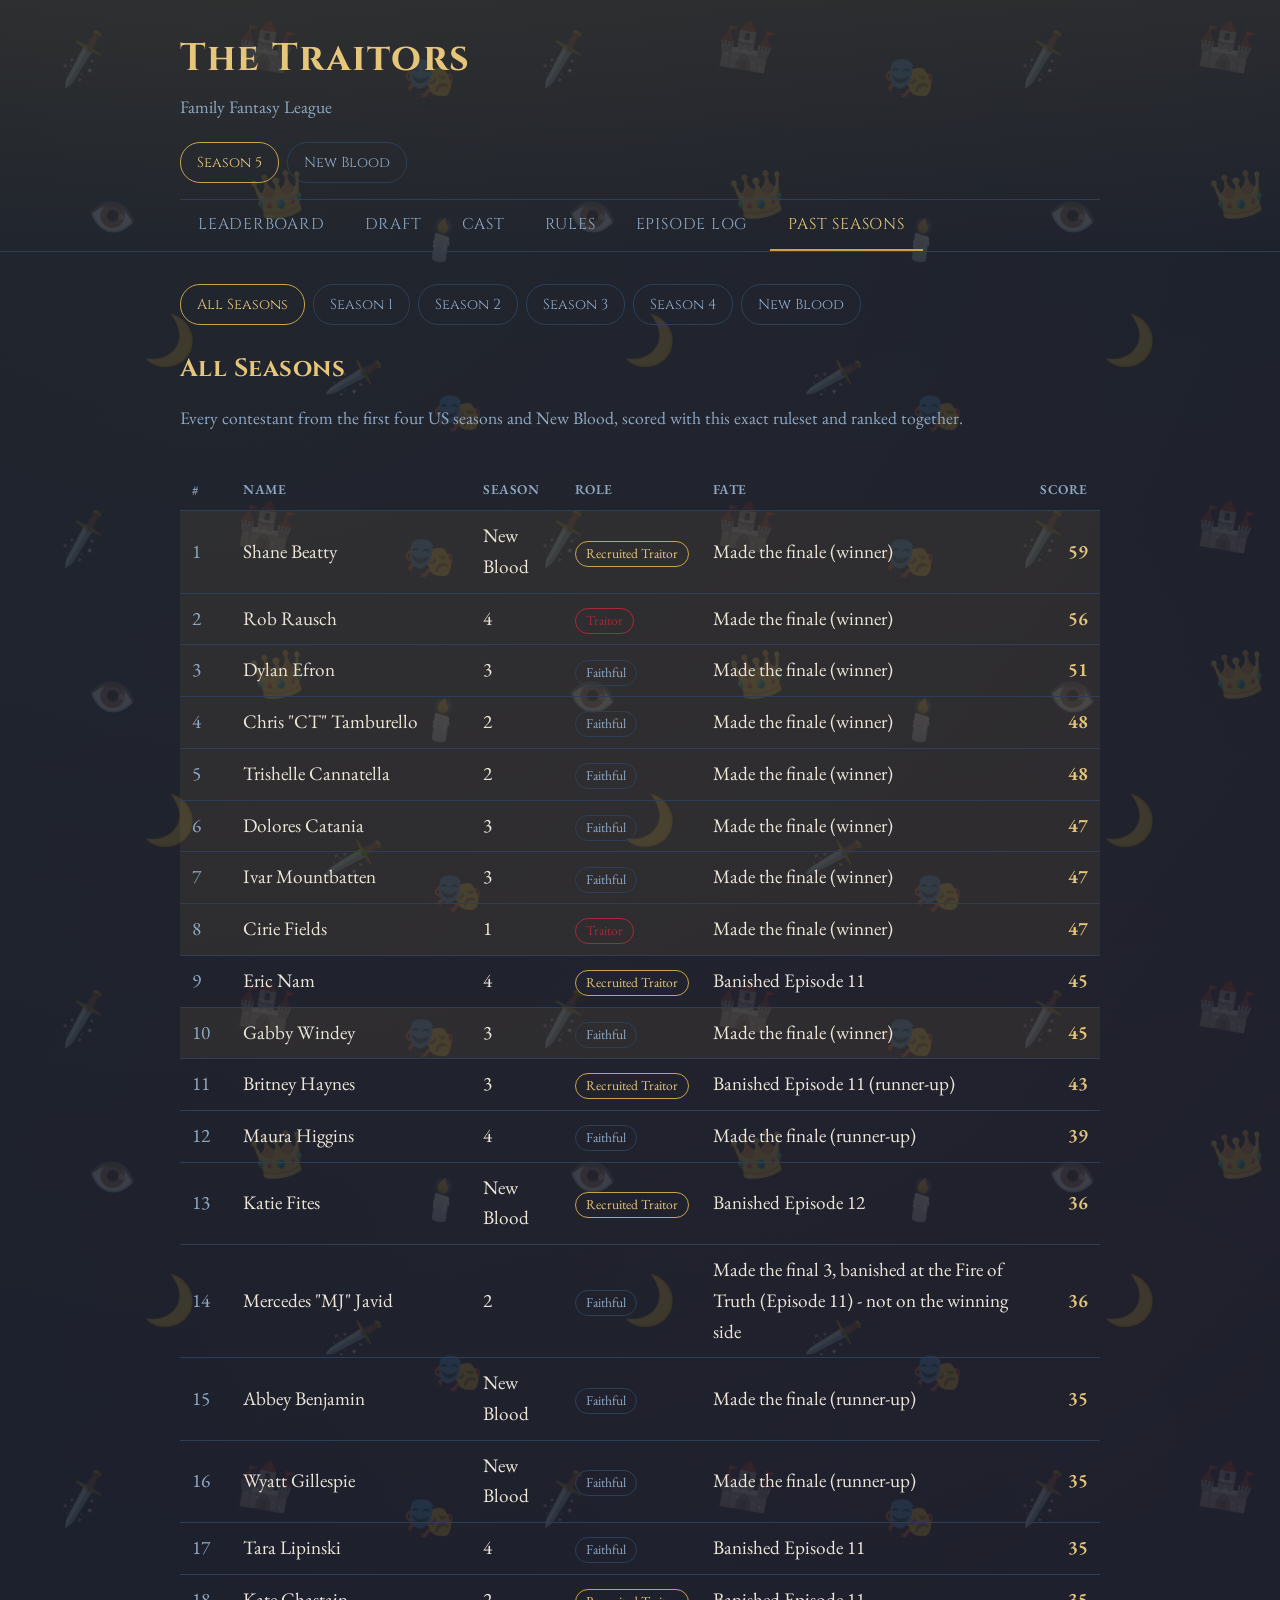
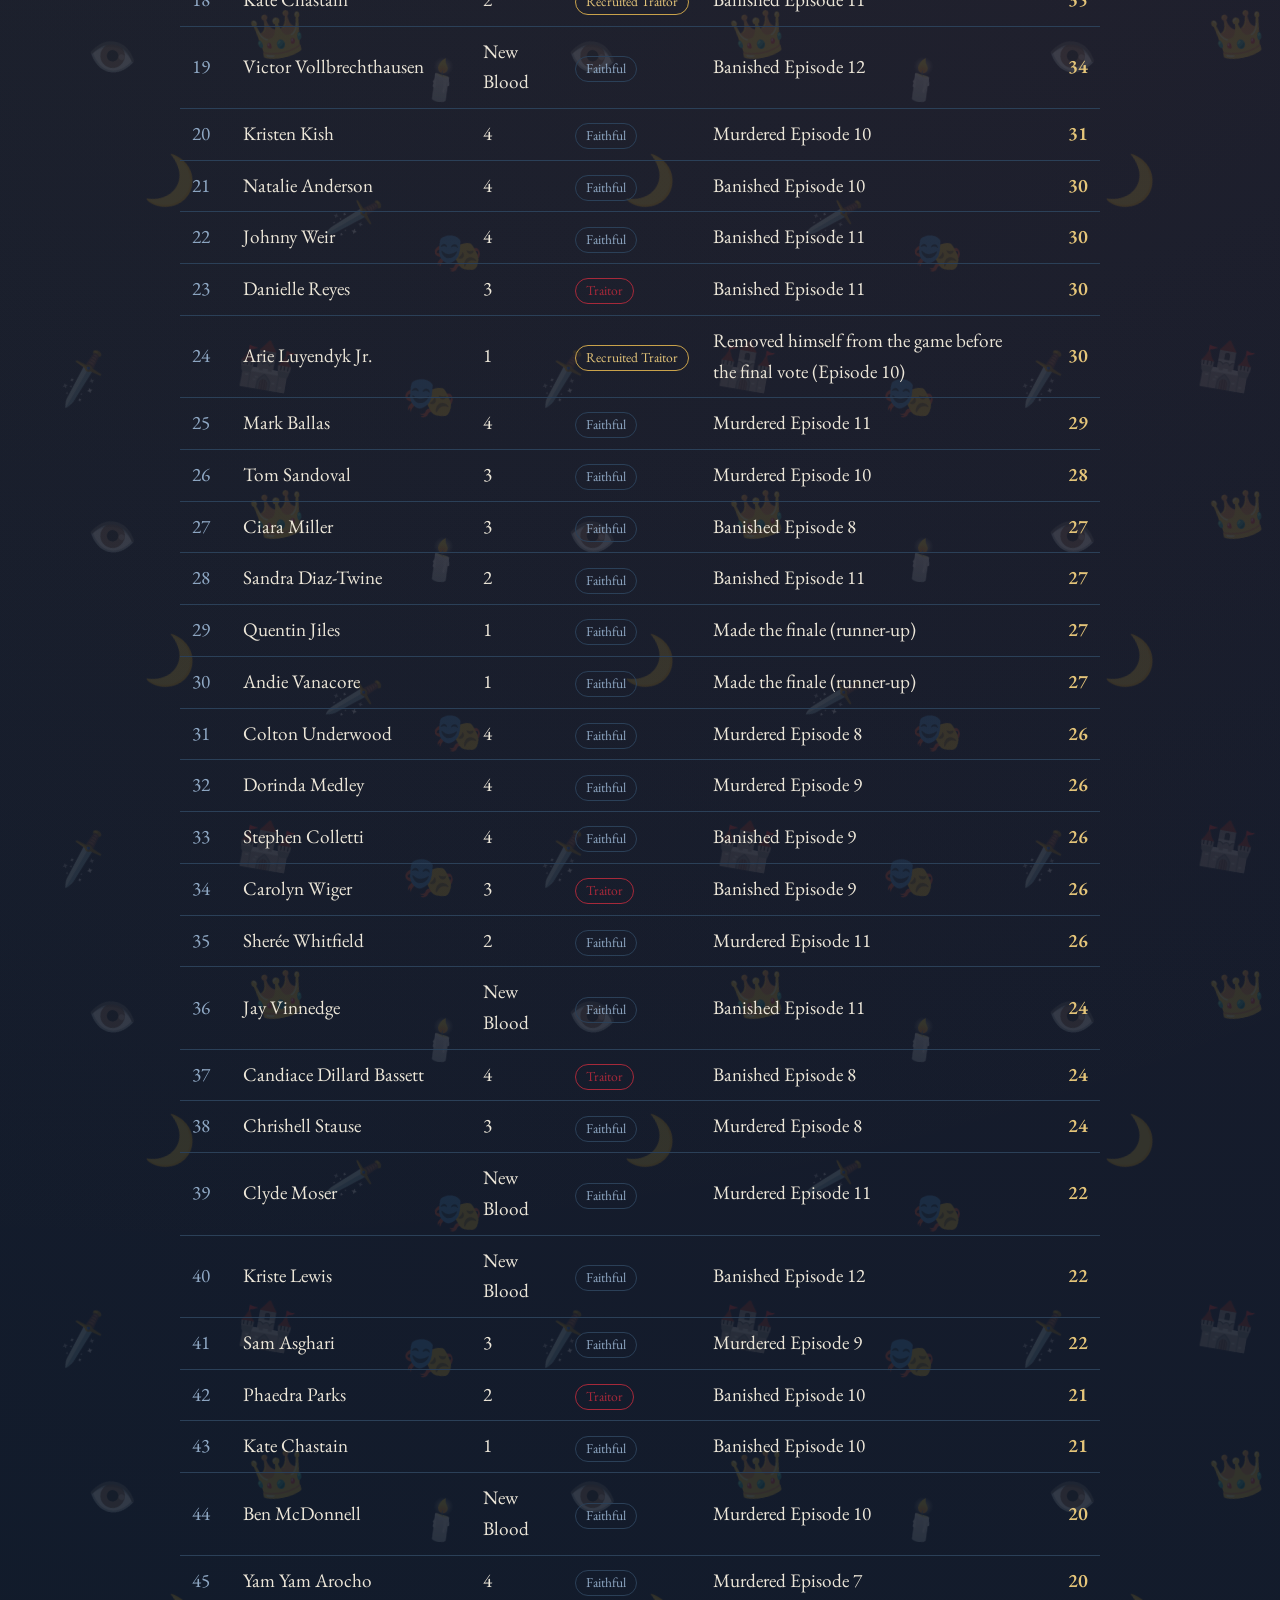
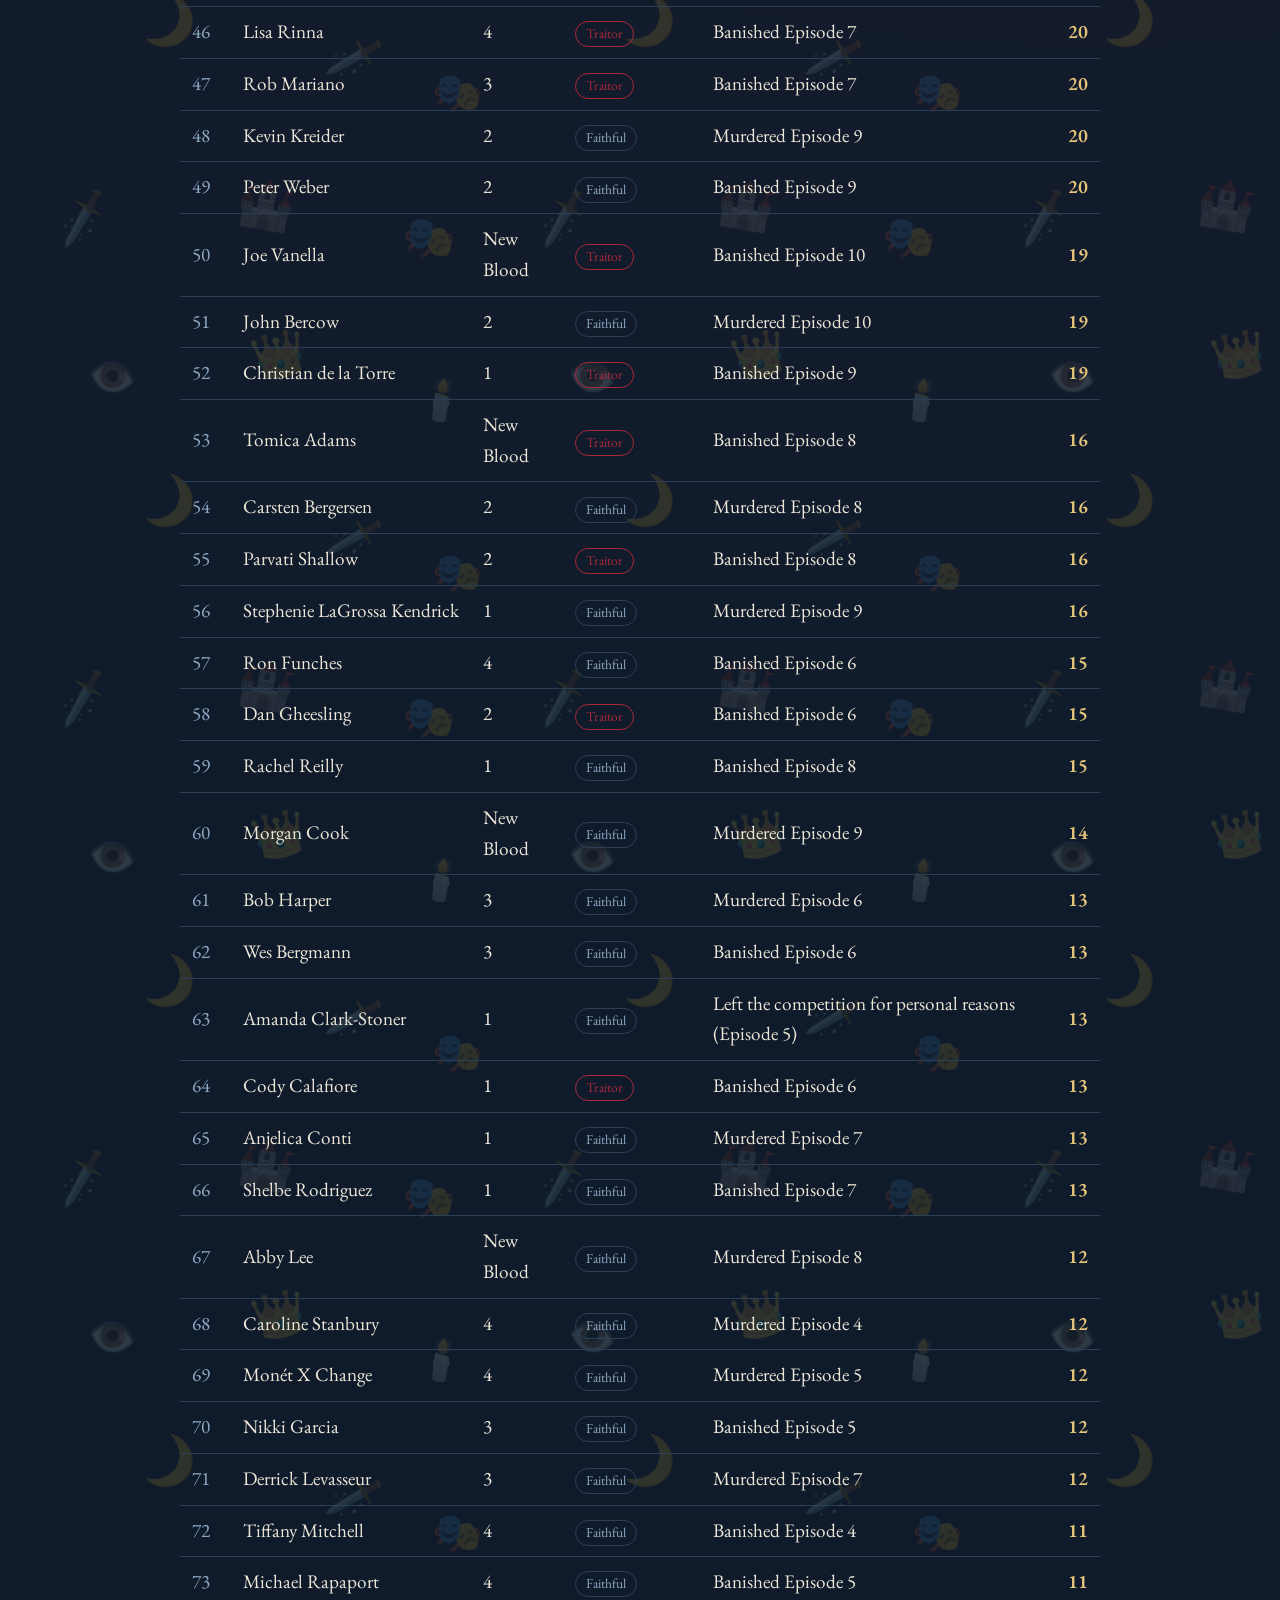
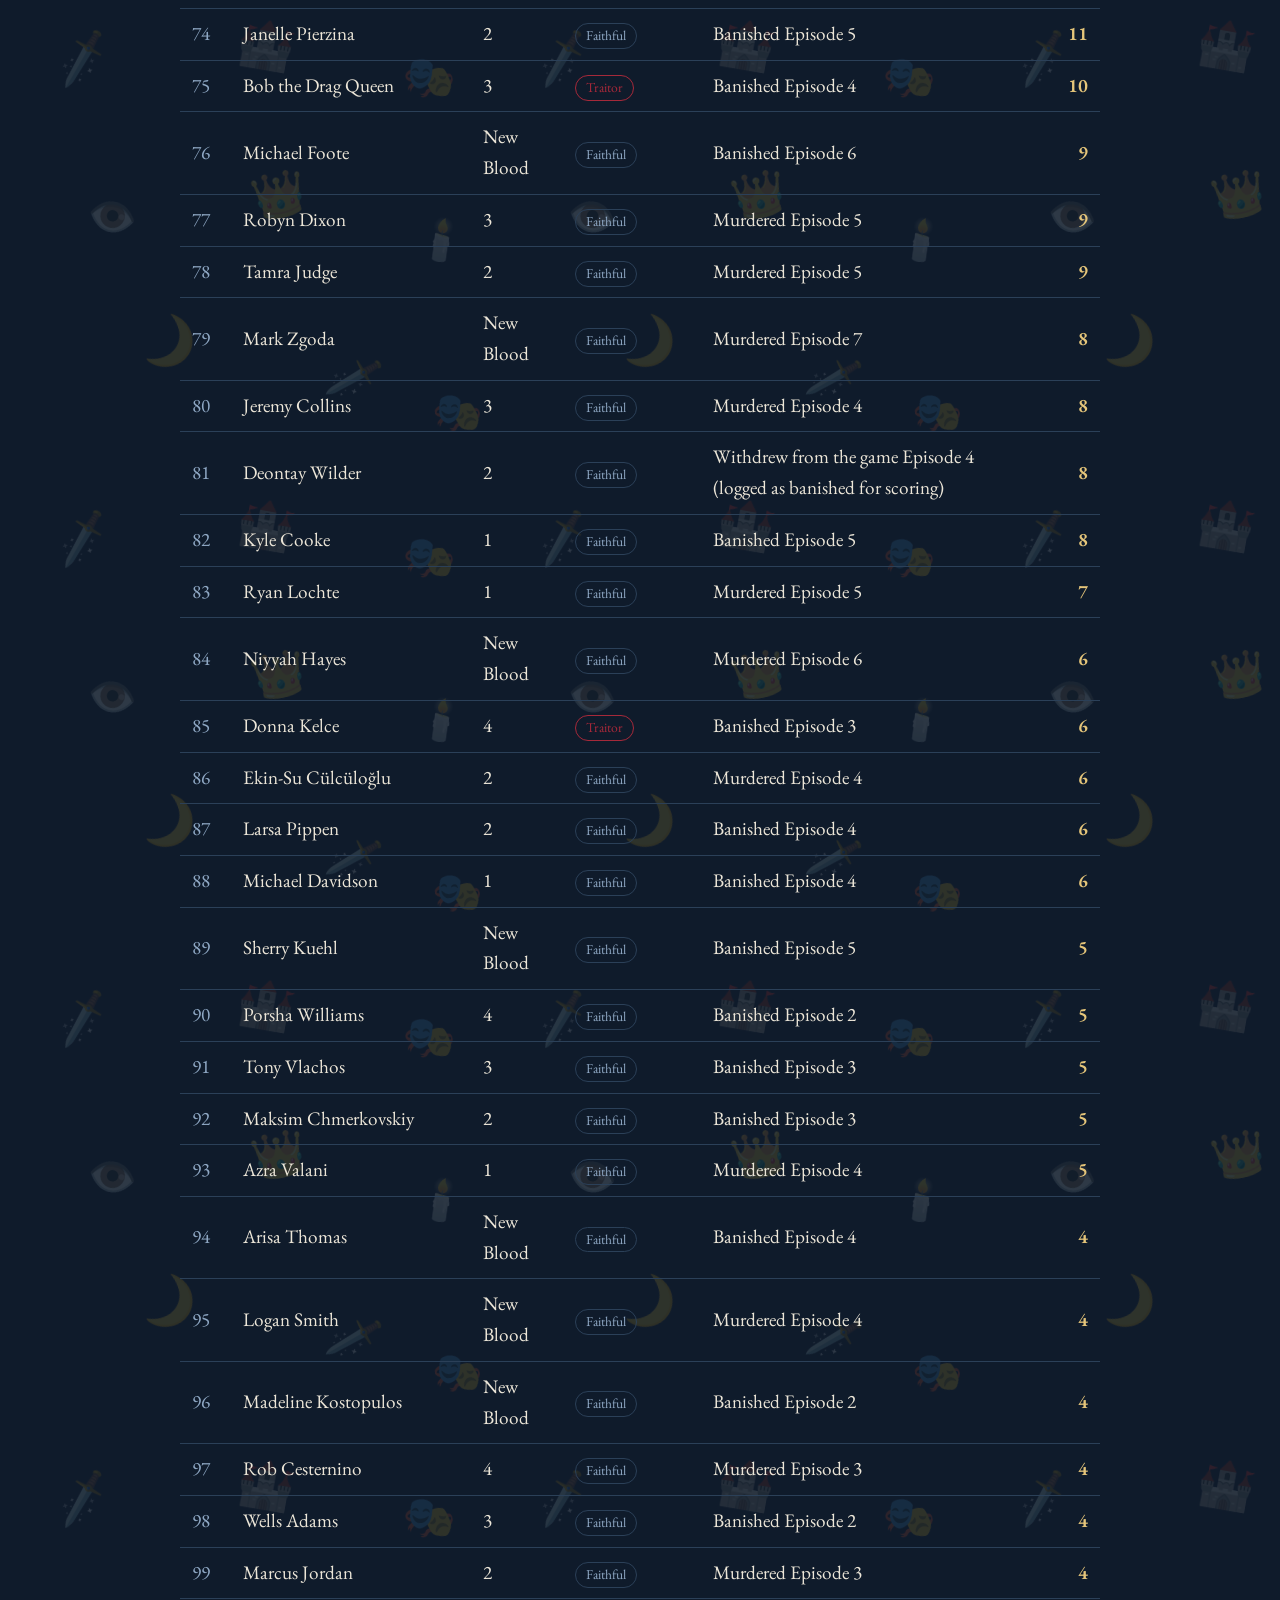
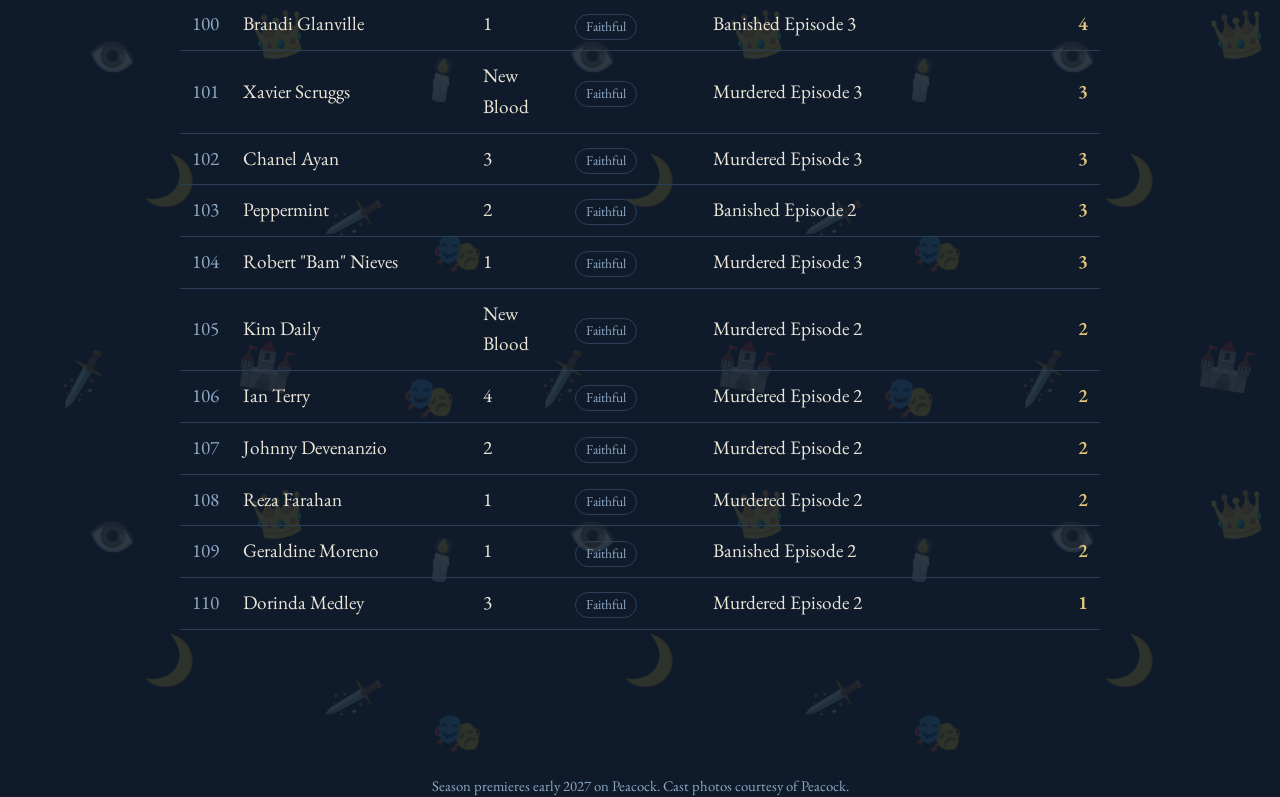
<file: season.html>
<!doctype html>
<html lang="en">
<head>
<meta charset="UTF-8">
<meta name="viewport" content="width=device-width, initial-scale=1.0">
<title>The Traitors - Fantasy League</title>
<link rel="icon" href="data:image/svg+xml,%3Csvg xmlns='http://www.w3.org/2000/svg' viewBox='0 0 100 100'%3E%3Ctext y='.9em' font-size='90'%3E%F0%9F%97%A1%EF%B8%8F%3C/text%3E%3C/svg%3E">
<script src="js/theme-boot.js"></script>
<link rel="stylesheet" href="style.css">
</head>
<body>
<header class="site-header">
  <div class="wrap">
    <h1 class="site-title">The Traitors</h1>
    <p class="site-subtitle">Family Fantasy League</p>
    <div class="season-tabs header-season-tabs" id="league-season-tabs"></div>
    <nav class="main-nav">
      <a href="index.html">Leaderboard</a>
      <a href="draft.html">Draft</a>
      <a href="cast.html">Cast</a>
      <a href="rules.html">Rules</a>
      <a href="log.html">Episode Log</a>
      <a href="season.html" class="active">Past Seasons</a>
    </nav>
  </div>
</header>

<div class="wrap">
  <div class="season-tabs" id="season-tabs"></div>
  <h2 id="season-title">Season</h2>
  <p class="site-subtitle" id="season-summary"></p>
  <div class="table-scroll">
  <table class="history-table" id="season-table">
    <thead><tr id="season-table-head"></tr></thead>
    <tbody></tbody>
  </table>
  </div>
</div>

<footer class="site-footer"></footer>

<script type="module">
import { computePlayerTotals, roleLabel } from './js/scoring.js';
import { loadLeague, applySeasonChrome, fateSummary } from './js/season.js';

const { league, season: viewing } = await loadLeague();
applySeasonChrome(league, viewing);

const round1 = n => Math.round(n * 10) / 10;

const params = new URLSearchParams(location.search);
let view = params.get('s') === null ? 'all' : params.get('s');

// Seasons 1-4 are backtests of the real US seasons; after that, every finished family
// league season before the one being viewed (Season 5 shows New Blood, and so on).
// key = the ?s= value, label = tab/title, short = the Season column, order = sort.
const backtests = (await fetch('data/history/seasons.json').then(r => r.json()))
  .map(s => ({ ...s, key: String(s.season), label: `Season ${s.season}`, short: String(s.season),
               order: s.season, dir: `data/history/season-${s.season}` }));
const leaguePast = league.seasons
  .filter(s => s.id < viewing.id && s.champion)
  .sort((a, b) => a.id - b.id)
  .map(s => ({ key: s.slug, label: s.label, short: s.label, order: s.id,
               note: s.past_seasons_note, dir: `data/seasons/${s.id}`, league: true }));
const seasons = [...backtests, ...leaguePast];
if (view !== 'all' && !seasons.some(s => s.key === view)) view = 'all';

const seasonParam = viewing.id === league.current ? '' : `season=${viewing.slug}`;
const pageHref = s => {
  const q = [seasonParam, s === null ? '' : `s=${s}`].filter(Boolean).join('&');
  return q ? `season.html?${q}` : 'season.html';
};

document.getElementById('season-tabs').innerHTML = [
  `<a href="${pageHref(null)}" class="${view === 'all' ? 'active' : ''}">All Seasons</a>`,
  ...seasons.map(s => `<a href="${pageHref(s.key)}" class="${s.key === view ? 'active' : ''}">${s.label}</a>`),
].join('');

async function loadSeason(meta) {
  const [players, events] = await Promise.all([
    fetch(`${meta.dir}/players.json`).then(r => r.json()),
    fetch(`${meta.dir}/events.json`).then(r => r.json()),
  ]);
  // League seasons don't store fate_summary; derive it the same way the backtests word it.
  players.forEach(p => { p.fate_summary ??= fateSummary(p.id, events); });
  if (!meta.winners) {
    meta.winners = players.filter(p => events.some(e => e.player === p.id && e.type === 'winner')).map(p => p.name);
  }
  return { players, events };
}

const tableHead = document.getElementById('season-table-head');
const tbody = document.querySelector('#season-table tbody');

if (view === 'all') {
  document.getElementById('season-title').textContent = 'All Seasons';
  const NUM = ['zero', 'one', 'two', 'three', 'four', 'five', 'six', 'seven', 'eight', 'nine'];
  const scope = [`the first ${NUM[backtests.length] ?? backtests.length} US seasons`, ...leaguePast.map(s => s.label)];
  const scopeText = scope.length > 2 ? `${scope.slice(0, -1).join(', ')}, and ${scope.at(-1)}` : scope.join(' and ');
  document.getElementById('season-summary').textContent = `Every contestant from ${scopeText}, scored with this exact ruleset and ranked together.`;
  tableHead.innerHTML = '<th>#</th><th>Name</th><th class="col-season">Season</th><th class="col-wide">Role</th><th class="col-wide">Fate</th><th>Score</th>';

  const seasonData = await Promise.all(seasons.map(loadSeason));
  const combined = [];
  seasons.forEach((s, i) => {
    const { players, events } = seasonData[i];
    const totals = computePlayerTotals(players, events);
    players.forEach(p => {
      combined.push({
        order: s.order,
        short: s.short,
        label: s.label,
        name: p.name,
        fate: p.fate_summary,
        score: totals[p.id] ?? 0,
        role: roleLabel(p.id, events),
        isWinner: events.some(e => e.player === p.id && e.type === 'winner'),
      });
    });
  });
  combined.sort((a, b) => b.score - a.score || b.order - a.order);

  tbody.innerHTML = combined.map((r, i) => {
    const roleCls = r.role === 'Traitor' ? 'traitor' : (r.role === 'Recruited Traitor' ? 'recruited' : '');
    return `<tr class="${r.isWinner ? 'winner-row' : ''}">
      <td class="rank">${i + 1}</td>
      <td class="pname">${r.name}<span class="row-sub"><span class="role-badge ${roleCls}">${r.role}</span><span>${r.label} &middot; ${r.fate}</span></span></td>
      <td class="col-season">${r.short}</td>
      <td class="col-wide"><span class="role-badge ${roleCls}">${r.role}</span></td>
      <td class="col-wide">${r.fate}</td>
      <td class="score">${round1(r.score)}</td>
    </tr>`;
  }).join('');
} else {
  const meta = seasons.find(s => s.key === view);
  const { players, events } = await loadSeason(meta);  // also fills meta.winners for league seasons

  document.getElementById('season-title').textContent = meta.label;
  document.getElementById('season-summary').textContent = `Winner: ${meta.winners.join(' & ')} - ${meta.note}`;
  tableHead.innerHTML = '<th>#</th><th>Name</th><th class="col-wide">Role</th><th class="col-wide">Fate</th><th>Score</th>';

  const totals = computePlayerTotals(players, events);
  const ranked = [...players].sort((a, b) => (totals[b.id] ?? 0) - (totals[a.id] ?? 0));

  tbody.innerHTML = ranked.map((p, i) => {
    const role = roleLabel(p.id, events);
    const roleCls = role === 'Traitor' ? 'traitor' : (role === 'Recruited Traitor' ? 'recruited' : '');
    const isWinner = events.some(e => e.player === p.id && e.type === 'winner');
    return `<tr class="${isWinner ? 'winner-row' : ''}">
      <td class="rank">${i + 1}</td>
      <td class="pname">${p.name}<span class="row-sub"><span class="role-badge ${roleCls}">${role}</span><span>${p.fate_summary}</span></span></td>
      <td class="col-wide"><span class="role-badge ${roleCls}">${role}</span></td>
      <td class="col-wide">${p.fate_summary}</td>
      <td class="score">${round1(totals[p.id] ?? 0)}</td>
    </tr>`;
  }).join('');
}
</script>
<script src="js/iframe-resize.js"></script>
</body>
</html>
</file>
<file: style.css>
@import url('https://fonts.googleapis.com/css2?family=Cinzel:wght@500;700&family=EB+Garamond:wght@400;600;700&display=swap');

:root {
  --bg: #102220;
  --bg-raised: #163330;
  --bg-card: #1c3d39;
  --border: #2a4442;
  --gold: #c9a24b;
  --gold-bright: #e6c67a;
  --red: #a6293a;
  --green: #4f8f6b;
  --text: #ece6d8;
  --text-dim: #8faaa8;
  --bg-out: #2a2e2d;
  --font-display: 'Cinzel', Georgia, serif;
  --font-body: 'EB Garamond', Georgia, 'Times New Roman', serif;
  --bg-pattern: url("[data-uri]");
}

/* Season 5 (celebrity season, internal id 6): moonlit steel blue, matched to Peacock's cast-photo
   backdrops. New Blood (id 5) keeps the green above. js/theme-boot.js sets
   data-season before first paint so neither season flashes the other's colors. */
:root[data-season="6"] {
  --bg: #0f1b2b;
  --bg-raised: #15253a;
  --bg-card: #1b2f47;
  --border: #2b4058;
  --text-dim: #8fa8c4;
  --bg-out: #252c37;
}

* { box-sizing: border-box; }

body {
  margin: 0;
  background-color: var(--bg);
  background-image:
    var(--bg-pattern),
    radial-gradient(circle at 15% 0%, rgba(201, 162, 75, 0.08), transparent 40%),
    radial-gradient(circle at 85% 20%, rgba(166, 41, 58, 0.08), transparent 45%);
  background-repeat: repeat, no-repeat, no-repeat;
  color: var(--text);
  font-family: var(--font-body);
  font-size: 1.2rem;
  line-height: 1.6;
}

a { color: var(--gold-bright); }

.wrap {
  max-width: 960px;
  margin: 0 auto;
  padding: 0 20px 64px;
}

header.site-header {
  border-bottom: 1px solid var(--border);
  background: linear-gradient(180deg, rgba(201,162,75,0.08), transparent);
  margin-bottom: 32px;
}

header.site-header .wrap {
  padding-top: 28px;
  padding-bottom: 0;
}

h1.site-title {
  font-family: var(--font-display);
  font-size: 2.4rem;
  letter-spacing: 0.03em;
  color: var(--gold-bright);
  margin: 0 0 4px;
}

.site-subtitle {
  color: var(--text-dim);
  margin: 0 0 20px;
  font-size: 1.1rem;
}

nav.main-nav {
  display: flex;
  flex-wrap: nowrap;
  gap: 4px;
  overflow-x: auto;
  border-top: 1px solid var(--border);
}

nav.main-nav a {
  flex: 0 0 auto;
  padding: 12px 18px;
  color: var(--text-dim);
  text-decoration: none;
  font-family: var(--font-display);
  font-size: 0.98rem;
  letter-spacing: 0.05em;
  text-transform: uppercase;
  border-bottom: 2px solid transparent;
  white-space: nowrap;
}

nav.main-nav a:hover { color: var(--gold-bright); }

nav.main-nav a.active {
  color: var(--gold-bright);
  border-bottom-color: var(--gold);
}

h2 {
  font-family: var(--font-display);
  color: var(--gold-bright);
  font-size: 1.55rem;
  letter-spacing: 0.02em;
  margin: 40px 0 16px;
}

h2:first-of-type { margin-top: 0; }

.card {
  background: var(--bg-card);
  border: 1px solid var(--border);
  border-radius: 8px;
  padding: 20px;
}

.owner-grid {
  display: grid;
  grid-template-columns: repeat(auto-fit, minmax(260px, 1fr));
  gap: 16px;
}

.owner-card {
  background: var(--bg-card);
  border: 1px solid var(--border);
  border-top: 3px solid var(--owner-color, var(--border));
  border-radius: 10px;
  padding: 20px;
}

.owner-card.leader {
  border-color: var(--gold);
  box-shadow: 0 0 0 1px var(--gold) inset;
}

.owner-card h3 {
  font-family: var(--font-display);
  color: var(--owner-color, var(--gold-bright));
  margin: 0 0 2px;
  font-size: 1.3rem;
}

.owner-score {
  font-family: var(--font-display);
  font-size: 2.3rem;
  color: var(--text);
  margin: 4px 0 14px;
}

.owner-score .unit { font-size: 1.1rem; color: var(--text-dim); margin-left: 4px; }

.roster-list {
  list-style: none;
  margin: 0;
  padding: 0;
  display: flex;
  flex-direction: column;
  gap: 6px;
}

.roster-list li {
  display: flex;
  align-items: center;
  gap: 12px;
  padding: 10px 0;
  border-bottom: 1px solid var(--border);
  font-size: 1.05rem;
}

.roster-list li:last-child { border-bottom: none; }

.roster-list .pinfo {
  display: flex;
  flex-direction: column;
  gap: 2px;
  min-width: 0;
  flex: 1;
}

.avatar {
  width: 30px;
  height: 30px;
  border-radius: 50%;
  object-fit: cover;
  object-position: top center;
  flex: 0 0 auto;
  border: 1px solid var(--border);
}

.roster-list .avatar { width: 60px; height: 60px; }
/* Live draft board rows: small photo beside the name, pick number pushed right */
.roster-list .pwho { display: flex; align-items: center; gap: 10px; flex: 1; min-width: 0; }
.roster-list .pwho .avatar { width: 30px; height: 30px; }

.roster-list .pname { color: var(--text); }
.roster-list .pname.eliminated { color: var(--text-dim); text-decoration: line-through; }
.standings-roster li { padding: 10px 8px; }
.standings-roster .pname { font-weight: 600; }
.standings-roster .pname.eliminated { font-weight: 400; }
.standings-roster li.out { background: var(--bg-out); border-radius: 6px; }
.standings-roster li.out .avatar { filter: grayscale(1); }
.roster-list .pname.traitor { color: var(--red); }
.roster-list .pmeta { display: block; font-size: 0.82rem; color: var(--text-dim); }
.roster-list .pnote { display: block; font-size: 0.82rem; color: var(--text-dim); font-style: italic; }
.roster-list .ppoints { flex: 0 0 auto; color: var(--gold-bright); font-variant-numeric: tabular-nums; }
.roster-list .ppoints.negative { color: var(--red); }
.roster-list .ppoints.dropped { color: var(--text-dim); }

.empty-state {
  color: var(--text-dim);
  font-style: italic;
  padding: 24px;
  text-align: center;
  border: 1px dashed var(--border);
  border-radius: 8px;
}

table.rules-table {
  width: 100%;
  border-collapse: collapse;
  margin: 16px 0 32px;
}

table.rules-table th, table.rules-table td {
  text-align: left;
  padding: 10px 12px;
  border-bottom: 1px solid var(--border);
}

table.rules-table th {
  color: var(--text-dim);
  font-weight: 600;
  font-size: 0.9rem;
  text-transform: uppercase;
  letter-spacing: 0.04em;
}

table.rules-table td.points {
  font-variant-numeric: tabular-nums;
  text-align: right;
  color: var(--gold-bright);
  white-space: nowrap;
}

table.rules-table td.points.negative { color: var(--red); }

.prose p { margin: 0 0 14px; color: var(--text); }
.prose ul { margin: 0 0 14px; padding-left: 22px; }
.prose li { margin-bottom: 6px; }

/* Draft page */
.draft-status {
  display: flex;
  align-items: center;
  justify-content: space-between;
  flex-wrap: wrap;
  gap: 12px;
  margin-bottom: 20px;
}

.on-the-clock {
  font-family: var(--font-display);
  font-size: 1.3rem;
}

.on-the-clock .owner-name { color: var(--gold-bright); }

.btn {
  font-family: var(--font-body);
  font-size: 1rem;
  font-weight: 600;
  padding: 9px 16px;
  border-radius: 6px;
  border: 1px solid var(--border);
  background: var(--bg-raised);
  color: var(--text);
  cursor: pointer;
}

.btn:hover { border-color: var(--gold); color: var(--gold-bright); }
.btn:disabled { opacity: 0.4; cursor: not-allowed; }

.btn.primary { border-color: var(--gold); color: var(--gold-bright); }

.draft-board {
  display: grid;
  grid-template-columns: repeat(auto-fit, minmax(220px, 1fr));
  gap: 16px;
  margin-bottom: 32px;
}

.pool-grid {
  display: grid;
  grid-template-columns: repeat(auto-fill, minmax(280px, 1fr));
  gap: 16px;
}

.pool-card {
  display: flex;
  flex-direction: column;
  align-items: stretch;
  background: var(--bg-card);
  border: 1px solid var(--border);
  border-radius: 10px;
  padding: 0;
  overflow: hidden;
  cursor: pointer;
  text-align: left;
}

.pool-card:hover { border-color: var(--gold); }

.pool-card .photo-wrap {
  position: relative;
  width: 100%;
  aspect-ratio: 3 / 4;
  overflow: hidden;
  background: var(--bg-raised);
}

.pool-card .photo-wrap img {
  width: 100%;
  height: 100%;
  object-fit: cover;
  object-position: top center;
  display: block;
}

.pool-card .pinfo {
  min-width: 0;
  padding: 12px 14px;
}

.pool-card .pname {
  display: block;
  font-weight: 600;
  color: var(--text);
  font-size: 1.2rem;
}

.pool-card .pmeta {
  display: block;
  font-size: 1rem;
  color: var(--text-dim);
  margin-top: 3px;
}

/* Cast profile page */
.cast-grid {
  display: grid;
  grid-template-columns: repeat(auto-fill, minmax(190px, 1fr));
  gap: 16px;
}

.cast-card {
  background: var(--bg-card);
  border: 1px solid var(--border);
  border-radius: 10px;
  overflow: hidden;
}

.cast-card .photo-wrap {
  width: 100%;
  aspect-ratio: 3 / 4;
  overflow: hidden;
  background: var(--bg-raised);
}

.cast-card img {
  width: 100%;
  height: 100%;
  object-fit: cover;
  object-position: top center;
  display: block;
}

.cast-card .cast-info { padding: 12px 14px; }

.cast-card .cast-name {
  font-family: var(--font-display);
  color: var(--gold-bright);
  font-size: 1.15rem;
  margin: 0 0 2px;
}

.cast-card .cast-meta {
  color: var(--text-dim);
  font-size: 0.98rem;
  margin: 0;
}

.photo-credit {
  color: var(--text-dim);
  font-size: 0.92rem;
  margin: -8px 0 20px;
}

.actions-row {
  display: flex;
  gap: 10px;
  flex-wrap: wrap;
  margin: 20px 0;
}

/* Log page */
.log-list { display: flex; flex-direction: column; gap: 10px; }

.log-episode {
  font-family: var(--font-display);
  color: var(--gold-bright);
  font-size: 1.35rem;
  margin: 28px 0 10px;
}

.log-row {
  display: flex;
  justify-content: space-between;
  gap: 12px;
  padding: 10px 14px;
  background: var(--bg-card);
  border: 1px solid var(--border);
  border-radius: 6px;
  font-size: 1.05rem;
}

.log-row .lp { font-weight: 600; }
.log-row .le { color: var(--text-dim); }
.log-row .lpts { font-variant-numeric: tabular-nums; color: var(--gold-bright); white-space: nowrap; }
.log-row .lpts.negative { color: var(--red); }

footer.site-footer {
  text-align: center;
  color: var(--text-dim);
  font-size: 0.92rem;
  margin-top: 48px;
}

/* Past Seasons */
.season-grid {
  display: grid;
  grid-template-columns: repeat(auto-fit, minmax(260px, 1fr));
  gap: 16px;
}

.season-card {
  display: block;
  background: var(--bg-card);
  border: 1px solid var(--border);
  border-radius: 10px;
  padding: 20px;
  text-decoration: none;
  color: inherit;
}

.season-card:hover { border-color: var(--gold); }

.season-card h3 {
  font-family: var(--font-display);
  color: var(--gold-bright);
  margin: 0 0 8px;
  font-size: 1.2rem;
}

.season-card .winners { color: var(--text); font-weight: 600; margin: 0 0 6px; }
.season-card .note { color: var(--text-dim); margin: 0; font-size: 0.95rem; }

.season-tabs {
  display: flex;
  flex-wrap: nowrap;
  overflow-x: auto;
  gap: 8px;
  margin-bottom: 24px;
}

.season-tabs a {
  flex: 0 0 auto;
  padding: 8px 16px;
  border: 1px solid var(--border);
  border-radius: 20px;
  color: var(--text-dim);
  text-decoration: none;
  font-family: var(--font-display);
  font-size: 0.9rem;
  white-space: nowrap;
}

.season-tabs a.active {
  color: var(--gold-bright);
  border-color: var(--gold);
}

table.history-table {
  width: 100%;
  border-collapse: collapse;
  margin: 16px 0 32px;
}

table.history-table th, table.history-table td {
  text-align: left;
  padding: 10px 12px;
  border-bottom: 1px solid var(--border);
}

table.history-table th {
  color: var(--text-dim);
  font-weight: 600;
  font-size: 0.85rem;
  text-transform: uppercase;
  letter-spacing: 0.04em;
}

table.history-table td.rank { color: var(--text-dim); font-variant-numeric: tabular-nums; }
table.history-table td.score { font-variant-numeric: tabular-nums; color: var(--gold-bright); text-align: right; font-weight: 600; }
table.history-table tr.winner-row { background: rgba(201, 162, 75, 0.08); }
table.history-table td.pname { white-space: nowrap; }

.table-scroll { overflow-x: auto; }

.role-badge {
  display: inline-block;
  padding: 3px 10px 4px;
  border-radius: 999px;
  font-size: 0.85rem;
  line-height: 1.25;
  white-space: nowrap;
  vertical-align: middle;
  border: 1px solid var(--border);
  color: var(--text-dim);
}

.role-badge.traitor { color: var(--red); border-color: var(--red); }
.role-badge.recruited { color: var(--gold-bright); border-color: var(--gold); }

/* Draft summary (post-draft) */
.summary-pick {
  display: flex;
  align-items: center;
  gap: 14px;
  padding: 12px 0;
  border-bottom: 1px solid var(--border);
}

.summary-pick:last-child { border-bottom: none; }

.summary-pick .thumb {
  width: 52px;
  height: 52px;
  border-radius: 10px;
  object-fit: cover;
  object-position: top center;
  flex: 0 0 auto;
  border: 1px solid var(--border);
}

.summary-pick .info { min-width: 0; flex: 1; }
.summary-pick .pname { display: block; font-weight: 600; color: var(--text); }
.summary-pick .pmeta { display: block; font-size: 0.85rem; color: var(--text-dim); margin-top: 2px; }
.summary-pick .pickno { flex: 0 0 auto; font-family: var(--font-display); color: var(--gold-bright); font-size: 0.95rem; }

/* Scoreboard chart */
.scoreboard-chart {
  position: relative;
  margin-bottom: 8px;
}

.scoreboard-svg {
  width: 100%;
  height: auto;
  display: block;
  font-family: var(--font-body);
  overflow: visible;
}

.scoreboard-svg .grid-line { stroke: var(--border); stroke-width: 1; }
.scoreboard-svg .axis-label { fill: var(--text-dim); font-size: 11px; }
.scoreboard-svg .end-label { fill: var(--text); font-size: 12px; font-weight: 600; dominant-baseline: middle; }
.scoreboard-svg .leader-line { stroke: var(--text-dim); stroke-width: 1; }
.scoreboard-svg .crosshair { stroke: var(--text-dim); stroke-width: 1; stroke-dasharray: 3 3; }

.chart-legend {
  display: flex;
  flex-wrap: wrap;
  gap: 16px;
  margin-top: 14px;
  padding-top: 14px;
  border-top: 1px solid var(--border);
}

.legend-item {
  display: flex;
  align-items: center;
  gap: 7px;
  color: var(--text-dim);
  font-size: 0.95rem;
}

.legend-swatch {
  display: inline-block;
  width: 16px;
  height: 3px;
  border-radius: 2px;
}

.chart-tooltip {
  position: absolute;
  background: var(--bg-raised);
  border: 1px solid var(--border);
  border-radius: 6px;
  padding: 8px 10px;
  pointer-events: none;
  min-width: 130px;
  box-shadow: 0 4px 12px rgba(0,0,0,0.35);
}

.chart-tooltip .tt-title {
  font-family: var(--font-display);
  color: var(--gold-bright);
  font-size: 0.88rem;
  margin-bottom: 6px;
}

.chart-tooltip .tt-row {
  display: flex;
  align-items: center;
  gap: 7px;
  font-size: 0.92rem;
  padding: 2px 0;
}

.chart-tooltip .tt-key {
  display: inline-block;
  width: 12px;
  height: 3px;
  border-radius: 2px;
  flex: 0 0 auto;
}

.chart-tooltip .tt-name { color: var(--text-dim); flex: 1; }
.chart-tooltip .tt-val { color: var(--text); font-weight: 600; font-variant-numeric: tabular-nums; }

table.history-table td.score.negative { color: var(--red); }

#weekly-table th:not(:first-child),
#weekly-table td.score {
  text-align: center;
}

.wk-pts { display: block; }
.wk-delta { color: var(--text-dim); font-weight: 400; }
.wk-delta.negative { color: var(--red); }
.wk-roster {
  display: block;
  font-weight: 400;
  font-size: 0.78rem;
  color: var(--text-dim);
  font-variant-numeric: tabular-nums;
  margin-top: 2px;
}

/* Reigning champion badge, shown next to last season's winner all season long */
.champ-badge {
  display: inline-block;
  margin-left: 4px;
  padding: 1px 7px;
  border: 1px solid var(--gold);
  border-radius: 10px;
  color: var(--gold-bright);
  font-family: var(--font-display);
  font-size: 0.72em;
  font-weight: 600;
  letter-spacing: 0.02em;
  line-height: 1.4;
  white-space: nowrap;
  vertical-align: middle;
}

/* League season picker sits in the header, above the page nav */
.season-tabs.header-season-tabs { margin: 0 0 16px; }

/* Narrow phones: the "20-pt pool, split evenly" cell was pushing the rules table 3px wide */
@media (max-width: 400px) {
  table.rules-table th, table.rules-table td { padding: 10px 8px; }
}

/* Past Seasons on phones: role + fate move under the name instead of scrolling sideways */
table.history-table .row-sub { display: none; }
@media (max-width: 700px) {
  #season-table .col-wide, #season-table .col-season { display: none; }
  #season-table td.pname { white-space: normal; }
  #season-table .row-sub {
    display: flex; flex-wrap: wrap; align-items: center; gap: 4px 8px;
    margin-top: 4px; font-size: 0.9rem; color: var(--text-dim);
  }
  table.history-table th, table.history-table td { padding: 10px 8px; }
}

/* Draft scouting tiers (just for fun, from the Season 1-4 category averages) */
.tier-pill {
  position: absolute;
  top: 10px;
  left: 10px;
  min-width: 30px;
  padding: 2px 9px 3px;
  border-radius: 999px;
  border: 1px solid var(--border);
  background: rgba(0, 0, 0, 0.6);
  color: var(--text-dim);
  font-family: var(--font-display);
  font-weight: 700;
  font-size: 0.95rem;
  line-height: 1.3;
  text-align: center;
}
.tier-pill.tier-A { color: var(--gold-bright); border-color: var(--gold); }
.tier-pill.tier-B { color: var(--text); border-color: var(--text-dim); }
.tier-pill.tier-C { color: var(--text-dim); }
.pool-card .pscout {
  display: block;
  margin-top: 6px;
  font-size: 0.88rem;
  line-height: 1.35;
  color: var(--text-dim);
}
.pool-card .pmeta { text-wrap: balance; }
.pool-card .nowrap { white-space: nowrap; }

/* Available Players heading row with the sort control on the right */
.pool-head {
  display: flex;
  flex-wrap: wrap;
  align-items: center;
  justify-content: space-between;
  gap: 8px 16px;
  margin: 40px 0 16px;
}
.pool-head h2 { margin: 0; }
.sort-control { display: flex; align-items: center; gap: 6px; flex-wrap: nowrap; }
.sort-label { color: var(--text-dim); font-size: 0.95rem; margin-right: 4px; white-space: nowrap; }
.sort-btn {
  font-family: var(--font-display);
  font-size: 0.85rem;
  padding: 6px 14px;
  border-radius: 999px;
  border: 1px solid var(--border);
  background: transparent;
  color: var(--text-dim);
  cursor: pointer;
  white-space: nowrap;
}
.sort-btn:hover { color: var(--gold-bright); }
.sort-btn.active { color: var(--gold-bright); border-color: var(--gold); }
.sort-btn:focus-visible { outline: 2px solid var(--gold); outline-offset: 2px; }
@media (max-width: 360px) { .sort-btn { padding: 6px 10px; } }

/* Season recap video (finished seasons) */
.recap-card { background: var(--bg-card); border: 1px solid var(--border); border-radius: 10px; overflow: hidden; }
.recap-player { position: relative; display: block; width: 100%; aspect-ratio: 16 / 9; max-width: 100%; padding: 0; border: 0; background: #000; cursor: pointer; }
.recap-player img, .recap-player iframe { position: absolute; inset: 0; width: 100%; height: 100%; object-fit: cover; border: 0; display: block; }
.recap-play { position: absolute; left: 50%; top: 50%; width: 76px; height: 54px; transform: translate(-50%, -50%); border-radius: 14px; background: rgba(0, 0, 0, 0.72); border: 2px solid var(--gold); }
.recap-play::after { content: ""; position: absolute; left: 31px; top: 15px; border-style: solid; border-width: 12px 0 12px 20px; border-color: transparent transparent transparent var(--gold-bright); }
.recap-player:hover .recap-play, .recap-player:focus-visible .recap-play { background: rgba(0, 0, 0, 0.9); }
.recap-player:focus-visible { outline: 2px solid var(--gold); outline-offset: 2px; }
.recap-meta { padding: 12px 16px 14px; display: grid; gap: 6px; }
.recap-title { font-weight: 600; color: var(--text); text-wrap: balance; }
.recap-row { display: flex; align-items: center; justify-content: space-between; gap: 12px; }
.recap-sub { color: var(--text-dim); font-size: 0.95rem; font-variant-numeric: tabular-nums; }
.recap-yt { flex: 0 0 auto; padding: 4px 12px; border: 1px solid var(--border); border-radius: 999px; color: var(--gold-bright); font-size: 0.9rem; text-decoration: none; white-space: nowrap; }
.recap-yt:hover { border-color: var(--gold); }
#recap-section { margin-bottom: 40px; }
</file>
